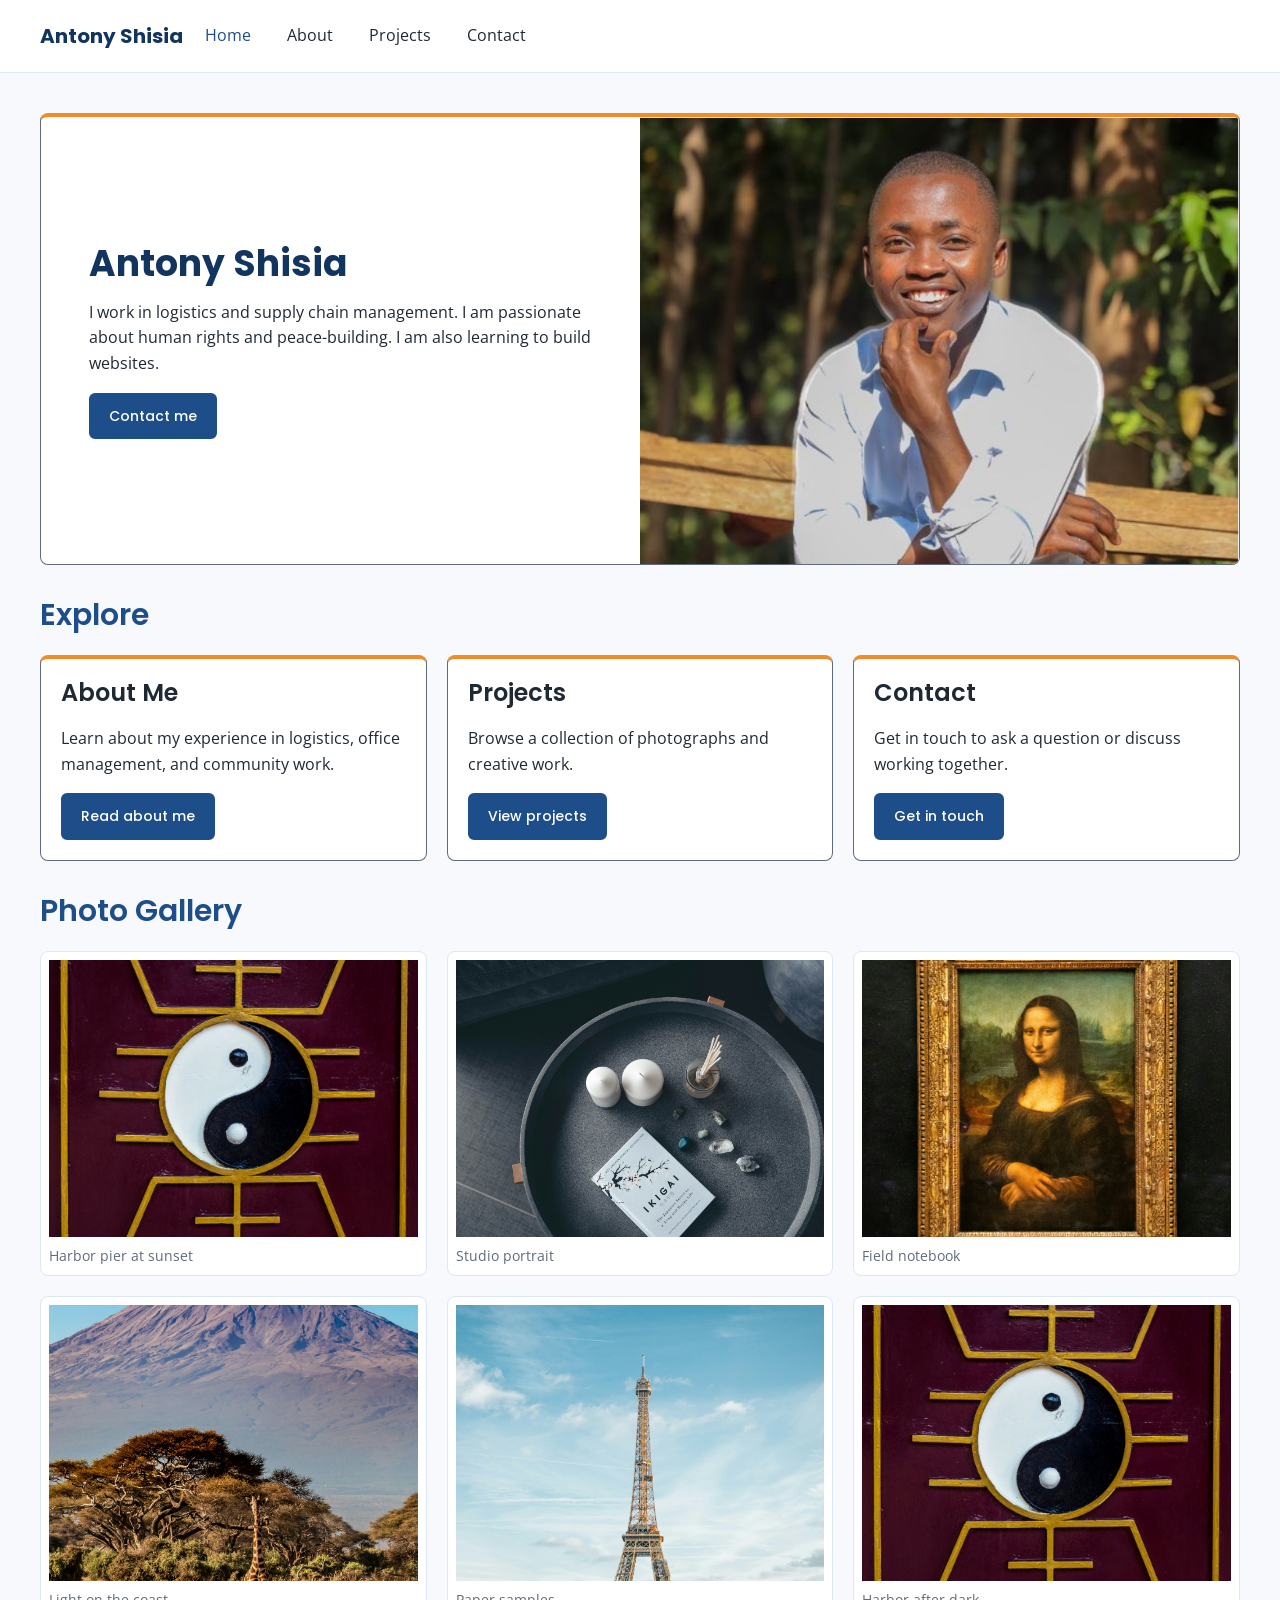
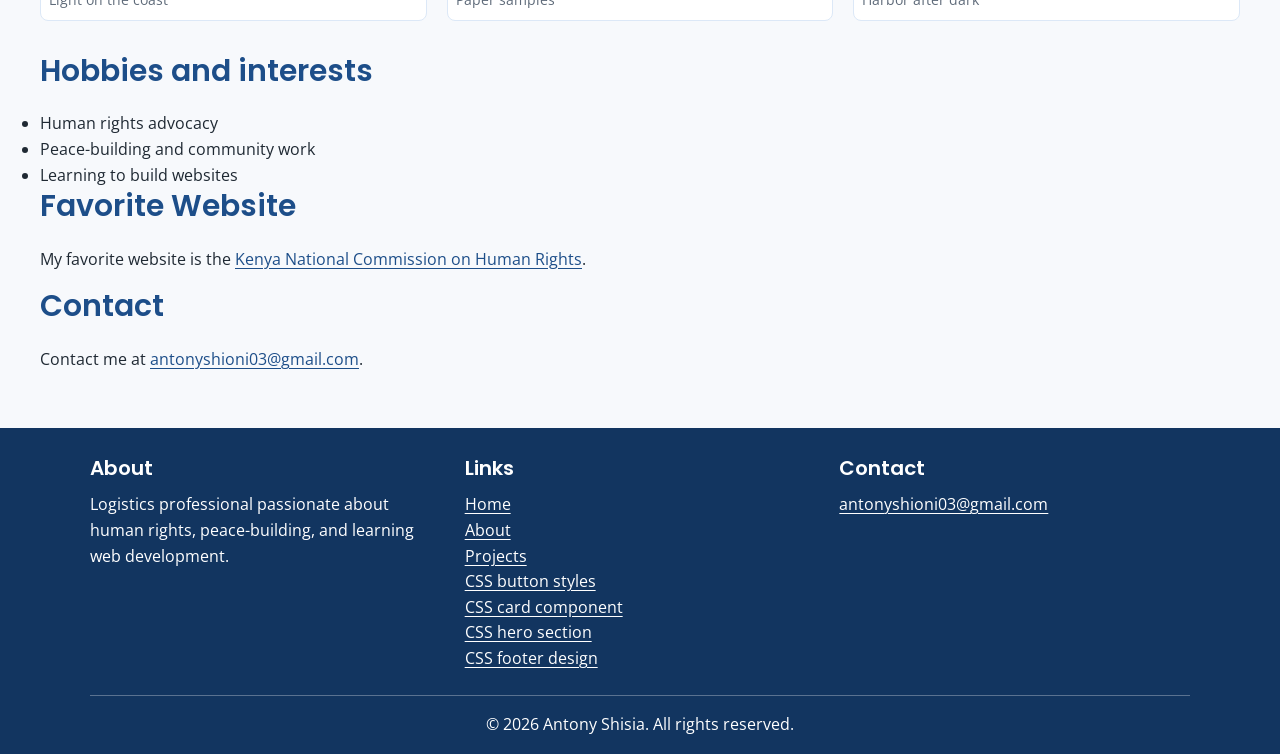
<file: index.html>
<!DOCTYPE html>
<html lang="en">
<head>
    <meta charset="UTF-8">
    <meta name="viewport" content="width=device-width, initial-scale=1.0">
    <title>Antony Shisia | Portfolio</title>
    <link rel="stylesheet" href="styles.css">
</head>
<body>
    <header class="site-header">
        <div class="nav-container">
            <a class="logo" href="index.html">Antony Shisia</a>
            <input class="nav-toggle" type="checkbox" id="nav-toggle" aria-label="Toggle navigation menu" aria-controls="main-navigation">
            <label class="nav-toggle-label" for="nav-toggle" aria-hidden="true">
                <span></span><span></span><span></span>
            </label>
            <nav class="primary-nav" id="main-navigation" aria-label="Main navigation">
                <ul class="nav-links">
                    <li><a href="index.html" aria-current="page">Home</a></li>
                    <li><a href="about.html">About</a></li>
                    <li><a href="projects.html">Projects</a></li>
                    <li><a href="contact.html">Contact</a></li>
                </ul>
            </nav>
        </div>
    </header>
    <main class="page-container home-page">
        <article class="card home-hero">
            <img src="antony.png" alt="Photo of Antony Shisia" width="400">
            <div class="home-hero-content">
                <h1>Antony Shisia</h1>
                <p>
                    I work in logistics and supply chain management. I am passionate about human rights and peace-building. I am also learning to build websites.
                </p>
                <a class="card-button" href="contact.html">Contact me</a>
            </div>
        </article>

        <section class="card-section" aria-labelledby="explore-title">
            <h2 id="explore-title">Explore</h2>
            <div class="card-row">
                <article class="card">
                    <h3>About Me</h3>
                    <p>Learn about my experience in logistics, office management, and community work.</p>
                    <a class="card-button" href="about.html">Read about me</a>
                </article>
                <article class="card">
                    <h3>Projects</h3>
                    <p>Browse a collection of photographs and creative work.</p>
                    <a class="card-button" href="projects.html">View projects</a>
                </article>
                <article class="card">
                    <h3>Contact</h3>
                    <p>Get in touch to ask a question or discuss working together.</p>
                    <a class="card-button" href="contact.html">Get in touch</a>
                </article>
            </div>
        </section>

        <section class="gallery-section" aria-labelledby="gallery-title">
            <h2 id="gallery-title">Photo Gallery</h2>
            <ul class="photo-gallery">
                <li>
                    <figure>
                        <img src="images/alexanderschimmeck-unsplash.jpg" alt="Pier and blue water at sunset">
                        <figcaption>Harbor pier at sunset</figcaption>
                    </figure>
                </li>
                <li>
                    <figure>
                        <img src="images/pixie.jpg" alt="Portrait in warm studio light">
                        <figcaption>Studio portrait</figcaption>
                    </figure>
                </li>
                <li>
                    <figure>
                        <img src="images/jimmy%20unsplash.jpg" alt="Notebook and writing desk in natural light">
                        <figcaption>Field notebook</figcaption>
                    </figure>
                </li>
                <li>
                    <figure>
                        <img src="images/stephan-bechert%20unsplash.jpg" alt="Lighthouse above the coast at dusk">
                        <figcaption>Light on the coast</figcaption>
                    </figure>
                </li>
                <li>
                    <figure>
                        <img src="images/anthonydelanoix%20unsplash.jpg" alt="Paper and layered material samples">
                        <figcaption>Paper samples</figcaption>
                    </figure>
                </li>
                <li>
                    <figure>
                        <img src="images/alexanderschimmeck-unsplash.jpg" alt="Harbor seen at dusk">
                        <figcaption>Harbor after dark</figcaption>
                    </figure>
                </li>
            </ul>
        </section>

        <h2>Hobbies and interests</h2>
        <ul>
            <li>Human rights advocacy</li>
            <li>Peace-building and community work</li>
            <li>Learning to build websites</li>
        </ul>

        <h2>Favorite Website</h2>
        <p>
            My favorite website is the
            <a href="https://www.knchr.org/">Kenya National Commission on Human Rights</a>.
        </p>

        <h2>Contact</h2>
        <p>
            Contact me at
            <a href="mailto:antonyshioni03@gmail.com">antonyshioni03@gmail.com</a>.
        </p>
    </main>
    <footer class="site-footer">
        <div class="footer-columns">
            <section aria-labelledby="footer-about-title">
                <h2 id="footer-about-title">About</h2>
                <p>Logistics professional passionate about human rights, peace-building, and learning web development.</p>
            </section>
            <nav aria-labelledby="footer-links-title">
                <h2 id="footer-links-title">Links</h2>
                <ul>
                    <li><a href="index.html">Home</a></li>
                    <li><a href="about.html">About</a></li>
                    <li><a href="projects.html">Projects</a></li>
                    <li><a href="css-day-1-buttons.html">CSS button styles</a></li>
                    <li><a href="css-day-2-card.html">CSS card component</a></li>
                    <li><a href="css-day-3-hero.html">CSS hero section</a></li>
                    <li><a href="css-day-5-footer.html">CSS footer design</a></li>
                </ul>
            </nav>
            <section aria-labelledby="footer-contact-title">
                <h2 id="footer-contact-title">Contact</h2>
                <p><a href="mailto:antonyshioni03@gmail.com">antonyshioni03@gmail.com</a></p>
            </section>
        </div>
        <p class="copyright">&copy; 2026 Antony Shisia. All rights reserved.</p>
    </footer>
</body>
</html>
</file>
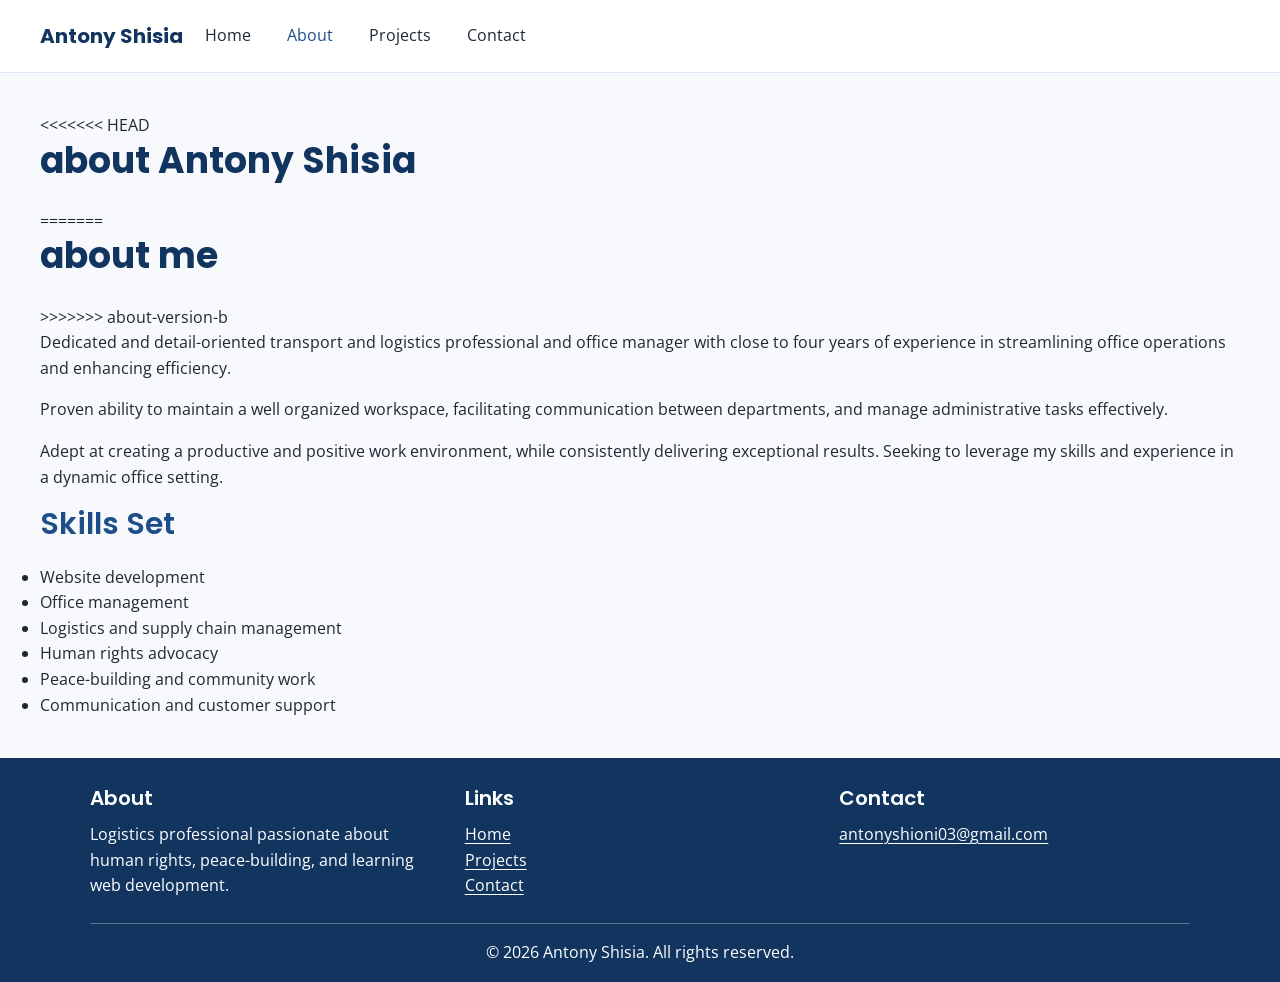
<file: about.html>
<!DOCTYPE html>
<html lang="en">
<head>
    <meta charset="UTF-8">
    <meta name="viewport" content="width=device-width, initial-scale=1.0">
    <title>Antony Shisia - Profile</title>
    <link rel="stylesheet" href="styles.css">
</head>
<body>
    <header class="site-header">
        <div class="nav-container">
            <a class="logo" href="index.html">Antony Shisia</a>
            <input class="nav-toggle" type="checkbox" id="nav-toggle" aria-label="Toggle navigation menu" aria-controls="main-navigation">
            <label class="nav-toggle-label" for="nav-toggle" aria-hidden="true">
                <span></span><span></span><span></span>
            </label>
            <nav class="primary-nav" id="main-navigation" aria-label="Main navigation">
                <ul class="nav-links">
                    <li><a href="index.html">Home</a></li>
                    <li><a href="about.html" aria-current="page">About</a></li>
                    <li><a href="projects.html">Projects</a></li>
                    <li><a href="contact.html">Contact</a></li>
                </ul>
            </nav>
        </div>
    </header>
    <main class="page-container">
<<<<<<< HEAD
        <h1>about Antony Shisia </h1>
=======
        <h1>about me</h1>
>>>>>>> about-version-b
        
<p>Dedicated and detail-oriented transport and logistics professional and office manager with close to four years of experience in streamlining office operations and enhancing efficiency.</p>
<p> Proven ability to maintain a well organized workspace, facilitating communication between departments, and manage administrative tasks effectively.</p>
<p>Adept at creating a productive and positive work environment, while consistently delivering exceptional results. Seeking to leverage my skills and experience in a dynamic office setting.</p>

        <h2>Skills Set</h2>
        <ul>
            <li>Website development</li>
            <li>Office management</li>
            <li>Logistics and supply chain management</li>
            <li>Human rights advocacy</li>
            <li>Peace-building and community work</li>
            <li>Communication and customer support</li>
        </ul>
    </main>
    <footer class="site-footer">
        <div class="footer-columns">
            <section aria-labelledby="footer-about-title">
                <h2 id="footer-about-title">About</h2>
                <p>Logistics professional passionate about human rights, peace-building, and learning web development.</p>
            </section>
            <nav aria-labelledby="footer-links-title">
                <h2 id="footer-links-title">Links</h2>
                <ul>
                    <li><a href="index.html">Home</a></li>
                    <li><a href="projects.html">Projects</a></li>
                    <li><a href="contact.html">Contact</a></li>
                </ul>
            </nav>
            <section aria-labelledby="footer-contact-title">
                <h2 id="footer-contact-title">Contact</h2>
                <p><a href="mailto:antonyshioni03@gmail.com">antonyshioni03@gmail.com</a></p>
            </section>
        </div>
        <p class="copyright">&copy; 2026 Antony Shisia. All rights reserved.</p>
    </footer>
</body>
</html>
</file>
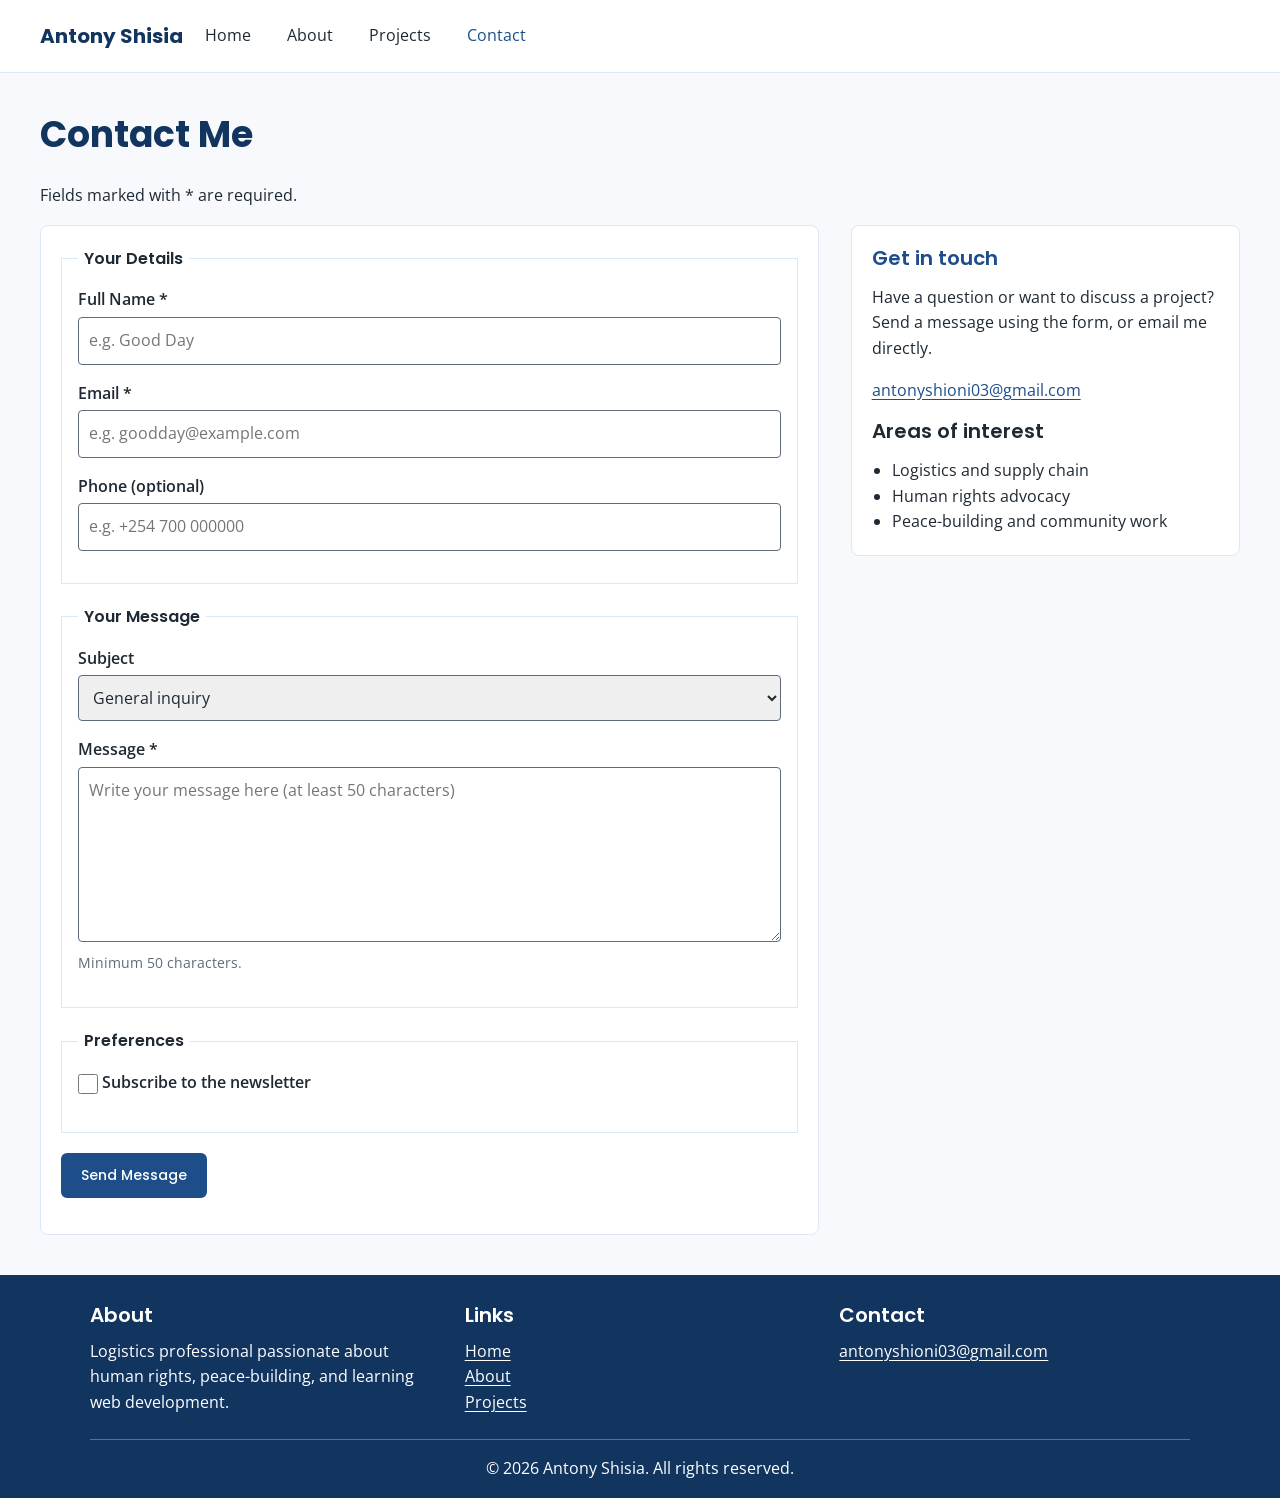
<file: contact.html>
<!DOCTYPE html>
<html lang="en">
<head>
    <meta charset="UTF-8">
    <meta name="viewport" content="width=device-width, initial-scale=1.0">
    <title>Contact Me</title>
    <link rel="stylesheet" href="styles.css">
</head>
<body>
    <header class="site-header">
        <div class="nav-container">
            <a class="logo" href="index.html">Antony Shisia</a>
            <input class="nav-toggle" type="checkbox" id="nav-toggle" aria-label="Toggle navigation menu" aria-controls="main-navigation">
            <label class="nav-toggle-label" for="nav-toggle" aria-hidden="true">
                <span></span><span></span><span></span>
            </label>
            <nav class="primary-nav" id="main-navigation" aria-label="Main navigation">
                <ul class="nav-links">
                    <li><a href="index.html">Home</a></li>
                    <li><a href="about.html">About</a></li>
                    <li><a href="projects.html">Projects</a></li>
                    <li><a href="contact.html" aria-current="page">Contact</a></li>
                </ul>
            </nav>
        </div>
    </header>
    <main class="page-container">
        <h1>Contact Me</h1>
        <p>Fields marked with <span aria-hidden="true">*</span> are required.</p>

        <div class="contact-layout">
            <section class="contact-form-panel" aria-label="Contact form">
                <!-- Replace YOUR_FORM_ID with the ID from your Formspree form endpoint -->
                <form action="https://formspree.io/f/YOUR_FORM_ID" method="POST">
                    <fieldset>
                        <legend>Your Details</legend>
                        <p>
                            <label for="full-name">Full Name <span aria-hidden="true">*</span></label><br>
                            <input
                                type="text"
                                id="full-name"
                                name="full_name"
                                placeholder="e.g. Good Day"
                                autocomplete="name"
                                required>
                        </p>
                        <p>
                            <label for="email">Email <span aria-hidden="true">*</span></label><br>
                            <input
                                type="email"
                                id="email"
                                name="email"
                                placeholder="e.g. goodday@example.com"
                                autocomplete="email"
                                required>
                        </p>
                        <p>
                            <label for="phone">Phone (optional)</label><br>
                            <input
                                type="tel"
                                id="phone"
                                name="phone"
                                placeholder="e.g. +254 700 000000"
                                autocomplete="tel">
                        </p>
                    </fieldset>

                    <fieldset>
                        <legend>Your Message</legend>
                        <p>
                            <label for="subject">Subject</label><br>
                            <select id="subject" name="subject">
                                <option value="general">General inquiry</option>
                                <option value="support">Support</option>
                                <option value="feedback">Feedback</option>
                            </select>
                        </p>
                        <p>
                            <label for="message">Message <span aria-hidden="true">*</span></label><br>
                            <textarea
                                id="message"
                                name="message"
                                rows="6"
                                cols="40"
                                minlength="50"
                                placeholder="Write your message here (at least 50 characters)"
                                aria-describedby="message-hint"
                                required></textarea>
                            <br>
                            <small id="message-hint">Minimum 50 characters.</small>
                        </p>
                    </fieldset>

                    <fieldset>
                        <legend>Preferences</legend>
                        <p>
                            <input type="checkbox" id="newsletter" name="newsletter" value="yes">
                            <label for="newsletter">Subscribe to the newsletter</label>
                        </p>
                    </fieldset>

                    <p>
                        <button type="submit">Send Message</button>
                    </p>
                </form>
            </section>
            <aside class="contact-sidebar">
                <h2>Get in touch</h2>
                <p>Have a question or want to discuss a project? Send a message using the form, or email me directly.</p>
                <p><a href="mailto:antonyshioni03@gmail.com">antonyshioni03@gmail.com</a></p>
                <h3>Areas of interest</h3>
                <ul>
                    <li>Logistics and supply chain</li>
                    <li>Human rights advocacy</li>
                    <li>Peace-building and community work</li>
                </ul>
            </aside>
        </div>
    </main>
    <footer class="site-footer">
        <div class="footer-columns">
            <section aria-labelledby="footer-about-title">
                <h2 id="footer-about-title">About</h2>
                <p>Logistics professional passionate about human rights, peace-building, and learning web development.</p>
            </section>
            <nav aria-labelledby="footer-links-title">
                <h2 id="footer-links-title">Links</h2>
                <ul>
                    <li><a href="index.html">Home</a></li>
                    <li><a href="about.html">About</a></li>
                    <li><a href="projects.html">Projects</a></li>
                </ul>
            </nav>
            <section aria-labelledby="footer-contact-title">
                <h2 id="footer-contact-title">Contact</h2>
                <p><a href="mailto:antonyshioni03@gmail.com">antonyshioni03@gmail.com</a></p>
            </section>
        </div>
        <p class="copyright">&copy; 2026 Antony Shisia. All rights reserved.</p>
    </footer>
</body>
</html>
</file>
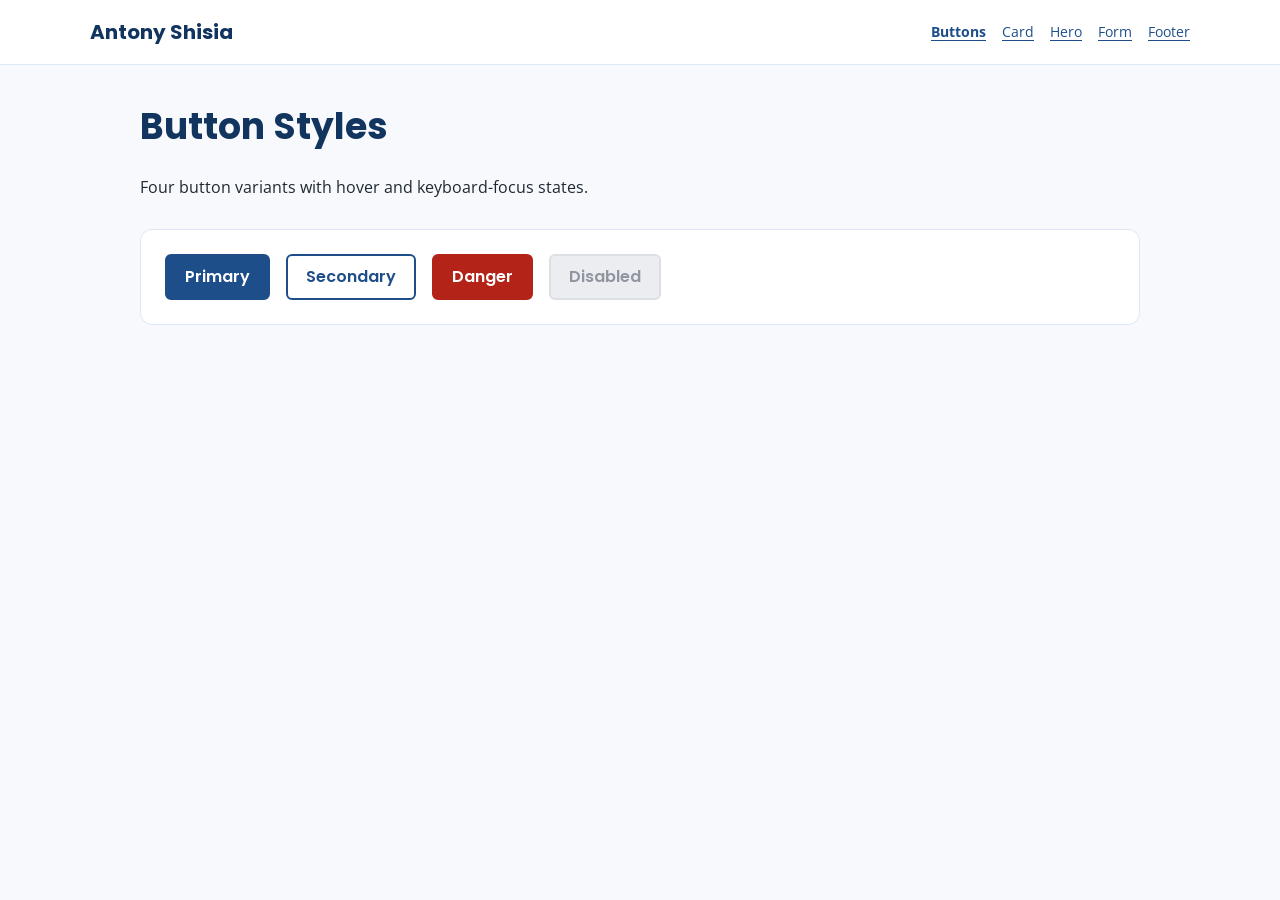
<file: css-day-1-buttons.html>
<!DOCTYPE html>
<html lang="en">
<head>
    <meta charset="UTF-8">
    <meta name="viewport" content="width=device-width, initial-scale=1">
    <title>CSS Day 1: Button Styles</title>
    <link rel="stylesheet" href="styles.css">
</head>
<body class="challenge-page">
    <header class="challenge-header">
        <a href="index.html">Antony Shisia</a>
        <nav aria-label="CSS challenge pages">
            <a href="css-day-1-buttons.html" aria-current="page">Buttons</a>
            <a href="css-day-2-card.html">Card</a>
            <a href="css-day-3-hero.html">Hero</a>
            <a href="contact.html">Form</a>
            <a href="css-day-5-footer.html">Footer</a>
        </nav>
    </header>
    <main class="challenge-main">
        <h1>Button Styles</h1>
        <p>Four button variants with hover and keyboard-focus states.</p>
        <section class="button-showcase" aria-label="Button examples">
            <button class="demo-button demo-button-primary" type="button">Primary</button>
            <button class="demo-button demo-button-secondary" type="button">Secondary</button>
            <button class="demo-button demo-button-danger" type="button">Danger</button>
            <button class="demo-button demo-button-disabled" type="button" disabled>Disabled</button>
        </section>
    </main>
</body>
</html>
</file>
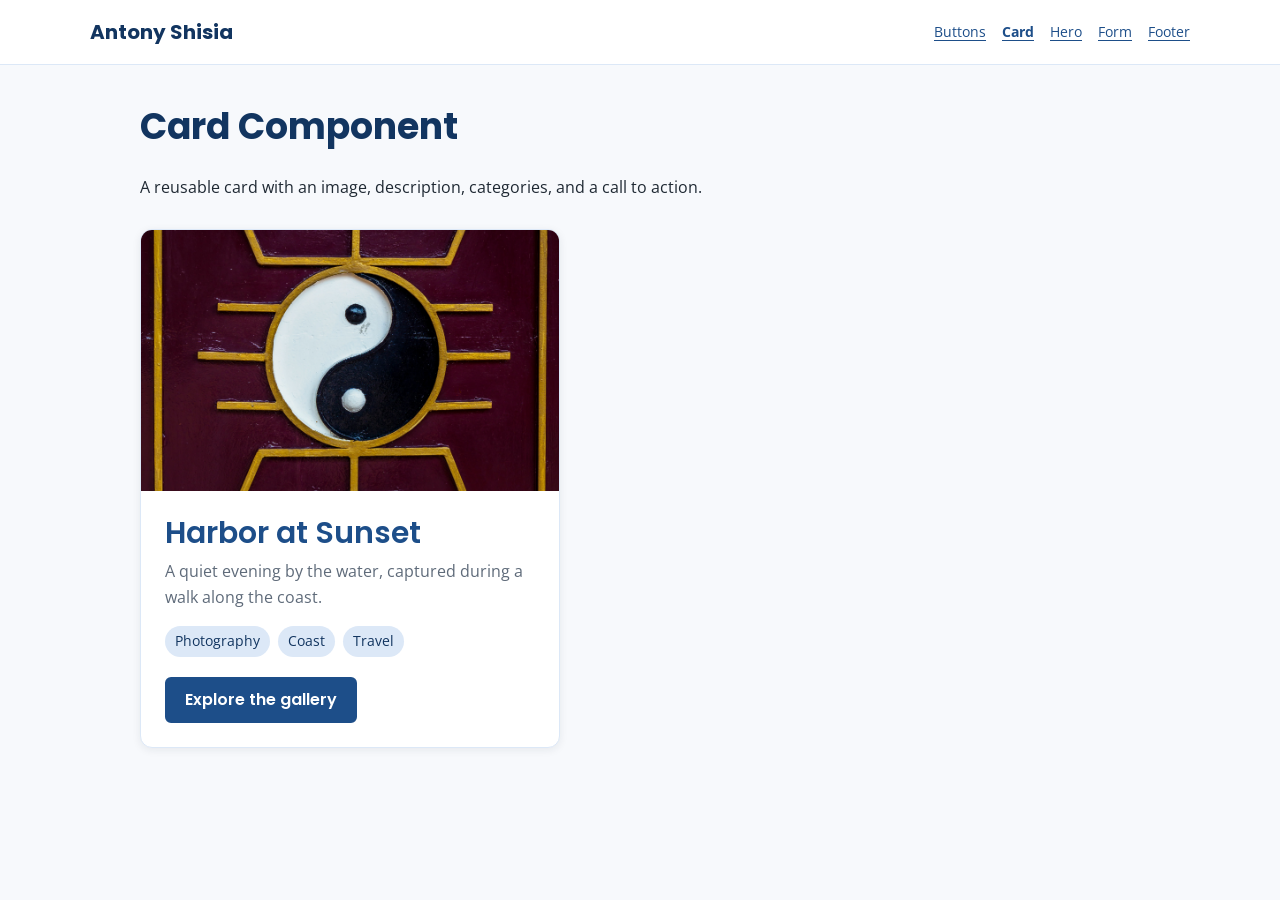
<file: css-day-2-card.html>
<!DOCTYPE html>
<html lang="en">
<head>
    <meta charset="UTF-8">
    <meta name="viewport" content="width=device-width, initial-scale=1">
    <title>CSS Day 2: Card Component</title>
    <link rel="stylesheet" href="styles.css">
</head>
<body class="challenge-page">
    <header class="challenge-header">
        <a href="index.html">Antony Shisia</a>
        <nav aria-label="CSS challenge pages">
            <a href="css-day-1-buttons.html">Buttons</a>
            <a href="css-day-2-card.html" aria-current="page">Card</a>
            <a href="css-day-3-hero.html">Hero</a>
            <a href="contact.html">Form</a>
            <a href="css-day-5-footer.html">Footer</a>
        </nav>
    </header>
    <main class="challenge-main">
        <h1>Card Component</h1>
        <p>A reusable card with an image, description, categories, and a call to action.</p>
        <article class="demo-card">
            <img src="images/alexanderschimmeck-unsplash.jpg" alt="Pier and blue water at sunset">
            <div class="demo-card-content">
                <h2>Harbor at Sunset</h2>
                <p>A quiet evening by the water, captured during a walk along the coast.</p>
                <ul class="demo-card-tags" aria-label="Categories">
                    <li>Photography</li>
                    <li>Coast</li>
                    <li>Travel</li>
                </ul>
                <a class="demo-button demo-button-primary" href="day-4-gallery.html">Explore the gallery</a>
            </div>
        </article>
    </main>
</body>
</html>
</file>
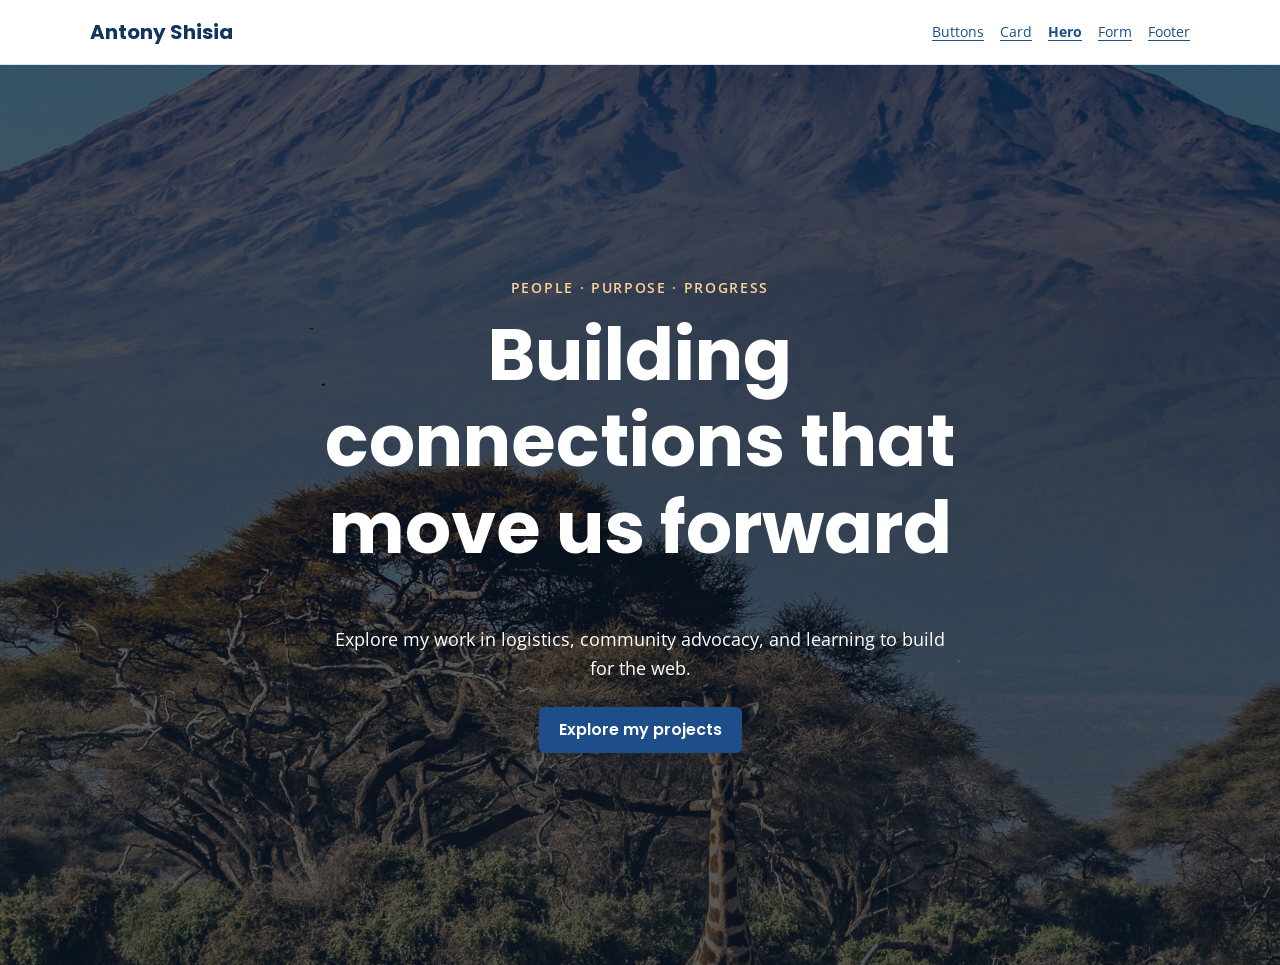
<file: css-day-3-hero.html>
<!DOCTYPE html>
<html lang="en">
<head>
    <meta charset="UTF-8">
    <meta name="viewport" content="width=device-width, initial-scale=1">
    <title>CSS Day 3: Hero Section</title>
    <link rel="stylesheet" href="styles.css">
</head>
<body class="challenge-page hero-demo-page">
    <header class="challenge-header">
        <a href="index.html">Antony Shisia</a>
        <nav aria-label="CSS challenge pages">
            <a href="css-day-1-buttons.html">Buttons</a>
            <a href="css-day-2-card.html">Card</a>
            <a href="css-day-3-hero.html" aria-current="page">Hero</a>
            <a href="contact.html">Form</a>
            <a href="css-day-5-footer.html">Footer</a>
        </nav>
    </header>
    <main class="hero-demo">
        <div class="hero-demo-content">
            <p class="hero-demo-kicker">People · Purpose · Progress</p>
            <h1>Building connections that move us forward</h1>
            <p>Explore my work in logistics, community advocacy, and learning to build for the web.</p>
            <a class="demo-button demo-button-primary" href="projects.html">Explore my projects</a>
        </div>
    </main>
</body>
</html>
</file>
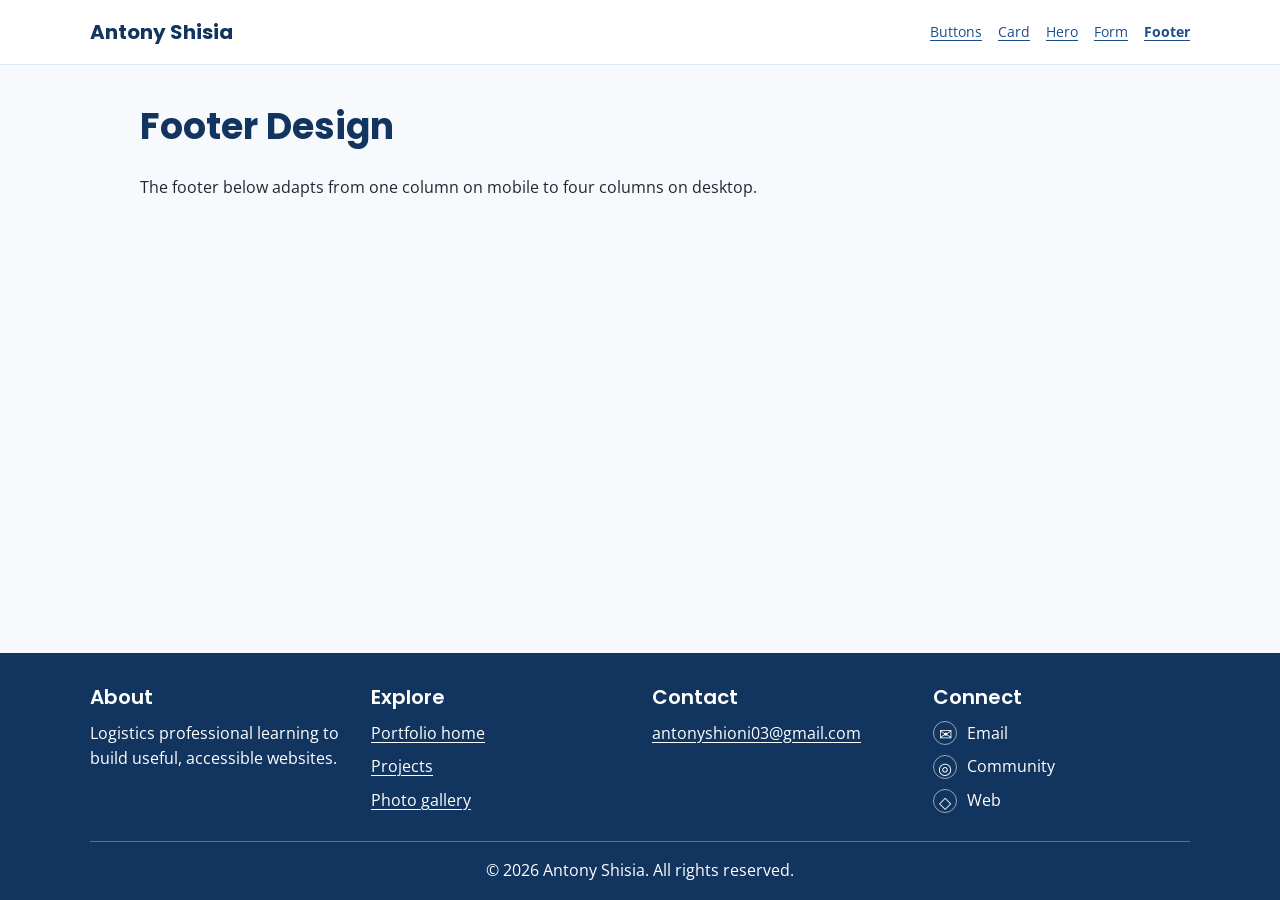
<file: css-day-5-footer.html>
<!DOCTYPE html>
<html lang="en">
<head>
    <meta charset="UTF-8">
    <meta name="viewport" content="width=device-width, initial-scale=1">
    <title>CSS Day 5: Footer Design</title>
    <link rel="stylesheet" href="styles.css">
</head>
<body class="challenge-page footer-demo-page">
    <header class="challenge-header">
        <a href="index.html">Antony Shisia</a>
        <nav aria-label="CSS challenge pages">
            <a href="css-day-1-buttons.html">Buttons</a>
            <a href="css-day-2-card.html">Card</a>
            <a href="css-day-3-hero.html">Hero</a>
            <a href="contact.html">Form</a>
            <a href="css-day-5-footer.html" aria-current="page">Footer</a>
        </nav>
    </header>
    <main class="challenge-main">
        <h1>Footer Design</h1>
        <p>The footer below adapts from one column on mobile to four columns on desktop.</p>
    </main>
    <footer class="challenge-footer">
        <div class="challenge-footer-columns">
            <section aria-labelledby="demo-footer-about">
                <h2 id="demo-footer-about">About</h2>
                <p>Logistics professional learning to build useful, accessible websites.</p>
            </section>
            <nav aria-labelledby="demo-footer-links">
                <h2 id="demo-footer-links">Explore</h2>
                <ul>
                    <li><a href="index.html">Portfolio home</a></li>
                    <li><a href="projects.html">Projects</a></li>
                    <li><a href="day-4-gallery.html">Photo gallery</a></li>
                </ul>
            </nav>
            <section aria-labelledby="demo-footer-contact">
                <h2 id="demo-footer-contact">Contact</h2>
                <p><a href="mailto:antonyshioni03@gmail.com">antonyshioni03@gmail.com</a></p>
            </section>
            <section aria-labelledby="demo-footer-social">
                <h2 id="demo-footer-social">Connect</h2>
                <ul class="footer-social-list">
                    <li><span aria-hidden="true">✉</span> Email</li>
                    <li><span aria-hidden="true">◎</span> Community</li>
                    <li><span aria-hidden="true">◇</span> Web</li>
                </ul>
            </section>
        </div>
        <p class="challenge-copyright">&copy; 2026 Antony Shisia. All rights reserved.</p>
    </footer>
</body>
</html>
</file>
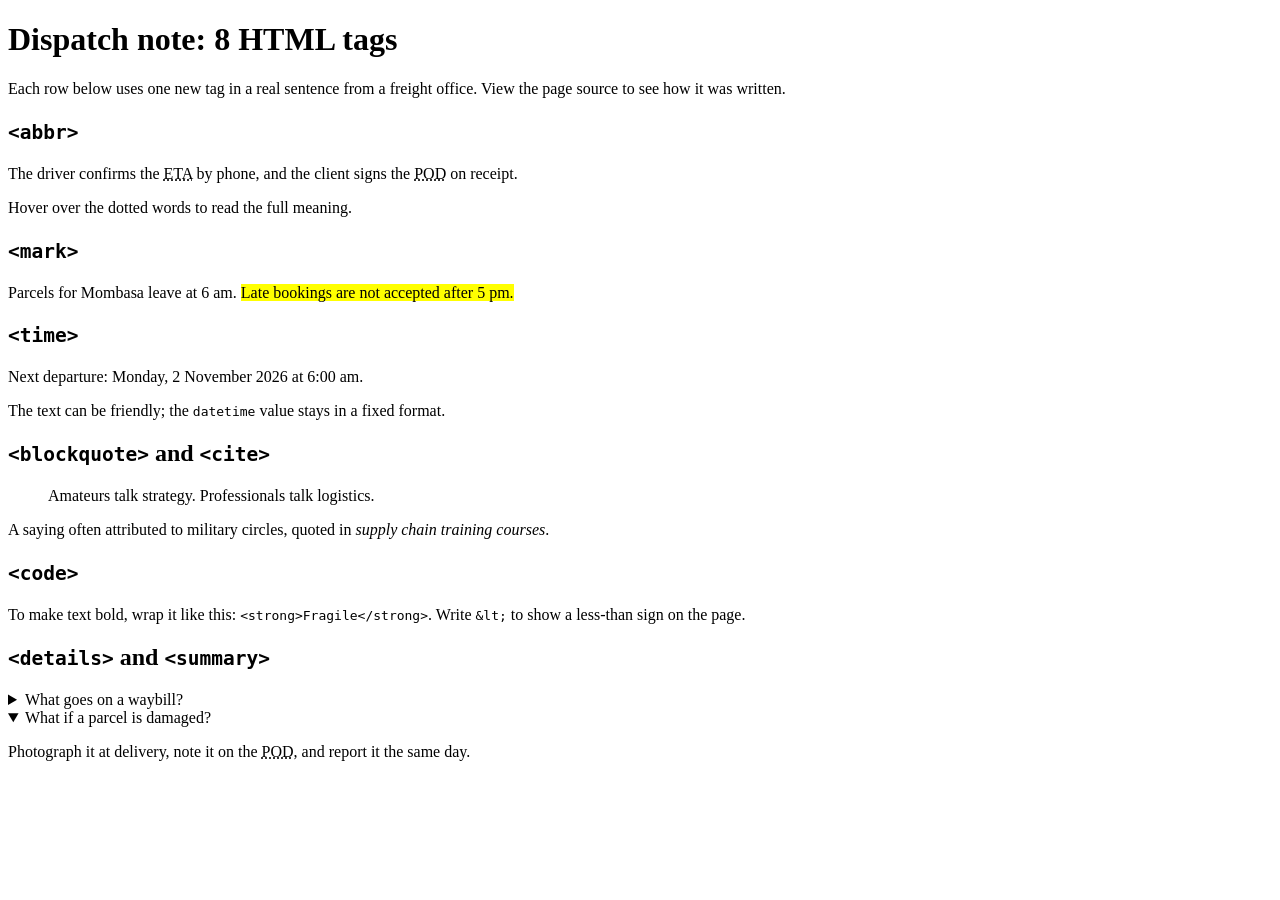
<file: day-1-five-tags.html>
<!DOCTYPE html>
<html lang="en">
<head>
  <meta charset="UTF-8">
  <meta name="viewport" content="width=device-width, initial-scale=1">
  <title>Dispatch note: 8 HTML tags</title>
</head>
<body>
<main>
  <h1>Dispatch note: 8 HTML tags</h1>
  <p>Each row below uses one new tag in a real sentence from a freight office. View the page source to see how it was written.</p>

  <!-- <abbr>: marks an abbreviation. Hover to see the title text. -->
  <section>
    <h2><code>&lt;abbr&gt;</code></h2>
    <div>
      <p>The driver confirms the <abbr title="Estimated Time of Arrival">ETA</abbr> by phone, and the client signs the <abbr title="Proof of Delivery">POD</abbr> on receipt.</p>
      <p>Hover over the dotted words to read the full meaning.</p>
    </div>
  </section>

  <!-- <mark>: highlights text that matters right now. -->
  <section>
    <h2><code>&lt;mark&gt;</code></h2>
    <div>
      <p>Parcels for Mombasa leave at 6 am. <mark>Late bookings are not accepted after 5 pm.</mark></p>
    </div>
  </section>

  <!-- <time>: a date or time a computer can read, through the datetime attribute. -->
  <section>
    <h2><code>&lt;time&gt;</code></h2>
    <div>
      <p>Next departure: <time datetime="2026-11-02T06:00">Monday, 2 November 2026 at 6:00 am</time>.</p>
      <p>The text can be friendly; the <code>datetime</code> value stays in a fixed format.</p>
    </div>
  </section>

  <!-- <blockquote> holds a long quotation. <cite> names the work or person it came from. -->
  <section>
    <h2><code>&lt;blockquote&gt;</code> and <code>&lt;cite&gt;</code></h2>
    <div>
      <blockquote>
        <p>Amateurs talk strategy. Professionals talk logistics.</p>
      </blockquote>
      <p>A saying often attributed to military circles, quoted in <cite>supply chain training courses</cite>.</p>
    </div>
  </section>

  <!-- <code>: shows computer code inside a sentence. -->
  <section>
    <h2><code>&lt;code&gt;</code></h2>
    <div>
      <p>To make text bold, wrap it like this: <code>&lt;strong&gt;Fragile&lt;/strong&gt;</code>. Write <code>&amp;lt;</code> to show a less-than sign on the page.</p>
    </div>
  </section>

  <!-- <details> and <summary>: a box that opens and closes with no JavaScript. -->
  <section>
    <h2><code>&lt;details&gt;</code> and <code>&lt;summary&gt;</code></h2>
    <div>
      <details>
        <summary>What goes on a waybill?</summary>
        <p>Sender, receiver, item description, weight, and the delivery address.</p>
      </details>
      <details open>
        <summary>What if a parcel is damaged?</summary>
        <p>Photograph it at delivery, note it on the <abbr title="Proof of Delivery">POD</abbr>, and report it the same day.</p>
      </details>
    </div>
  </section>
</main>
</body>
</html>
</file>
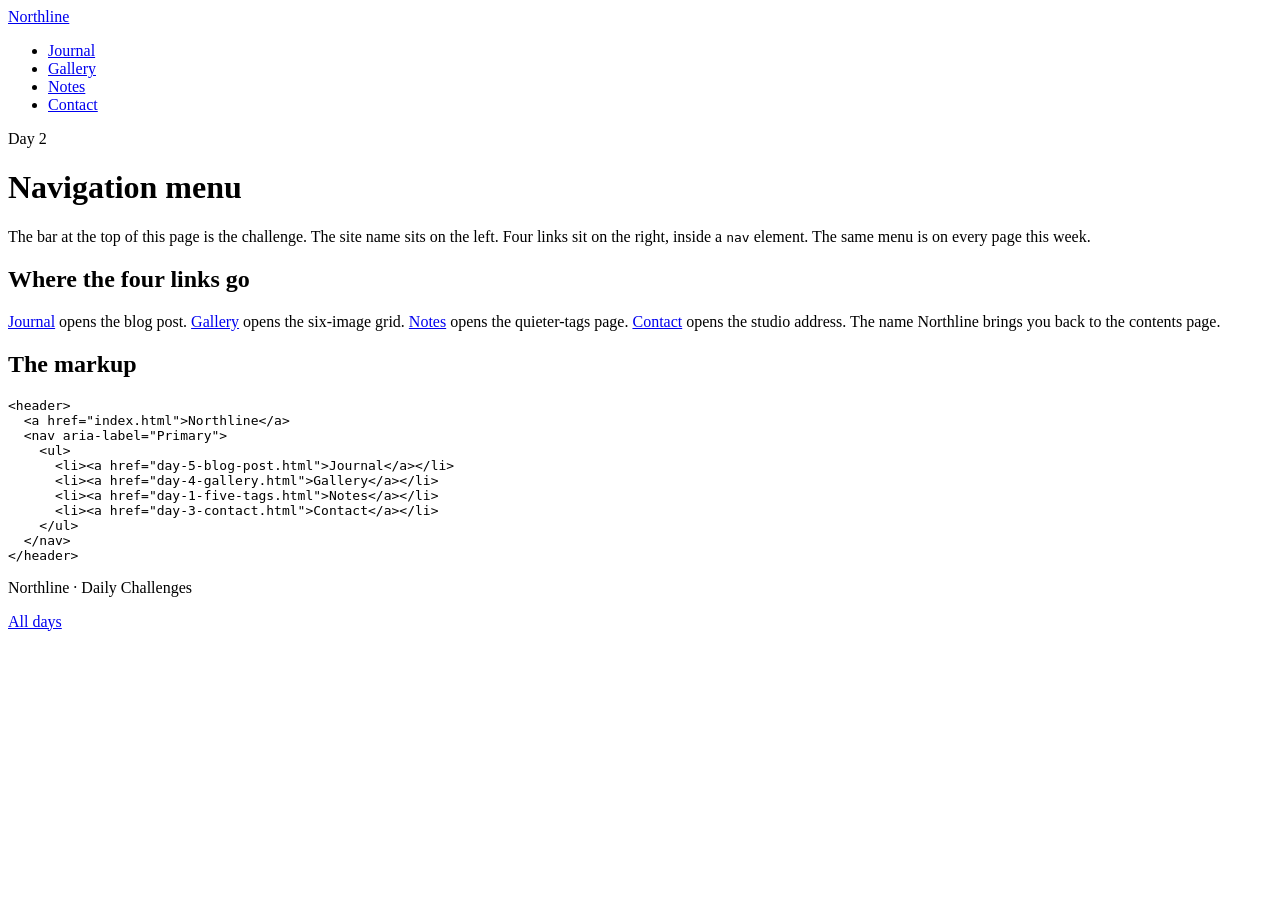
<file: day-2-navigation.html>
<!DOCTYPE html>
<html lang="en">
<head>
  <meta charset="utf-8">
  <meta name="viewport" content="width=device-width, initial-scale=1">
  <title>The Ikigai Philosophy · Northline</title>
</head>
<body>
  <header>
    <a href="index.html">Northline</a>
    <nav aria-label="Primary">
      <ul>
        <li><a href="day-5-blog-post.html">Journal</a></li>
        <li><a href="day-4-gallery.html">Gallery</a></li>
        <li><a href="day-1-five-tags.html">Notes</a></li>
        <li><a href="day-3-contact.html">Contact</a></li>
      </ul>
    </nav>
  </header>

  <main>
    <p>Day 2</p>
    <h1>Navigation menu</h1>
    <p>The bar at the top of this page is the challenge. The site name sits on the left. Four links sit on the right, inside a <code>nav</code> element. The same menu is on every page this week.</p>

    <h2>Where the four links go</h2>
    <p><a href="day-5-blog-post.html">Journal</a> opens the blog post. <a href="day-4-gallery.html">Gallery</a> opens the six-image grid. <a href="day-1-five-tags.html">Notes</a> opens the quieter-tags page. <a href="day-3-contact.html">Contact</a> opens the studio address. The name Northline brings you back to the contents page.</p>

    <h2>The markup</h2>
    <pre><code>&lt;header&gt;
  &lt;a href="index.html"&gt;Northline&lt;/a&gt;
  &lt;nav aria-label="Primary"&gt;
    &lt;ul&gt;
      &lt;li&gt;&lt;a href="day-5-blog-post.html"&gt;Journal&lt;/a&gt;&lt;/li&gt;
      &lt;li&gt;&lt;a href="day-4-gallery.html"&gt;Gallery&lt;/a&gt;&lt;/li&gt;
      &lt;li&gt;&lt;a href="day-1-five-tags.html"&gt;Notes&lt;/a&gt;&lt;/li&gt;
      &lt;li&gt;&lt;a href="day-3-contact.html"&gt;Contact&lt;/a&gt;&lt;/li&gt;
    &lt;/ul&gt;
  &lt;/nav&gt;
&lt;/header&gt;</code></pre>
  </main>

  <footer>
    <p>Northline · Daily Challenges</p>
    <p><a href="index.html">All days</a></p>
  </footer>
</body>
</html>
</file>
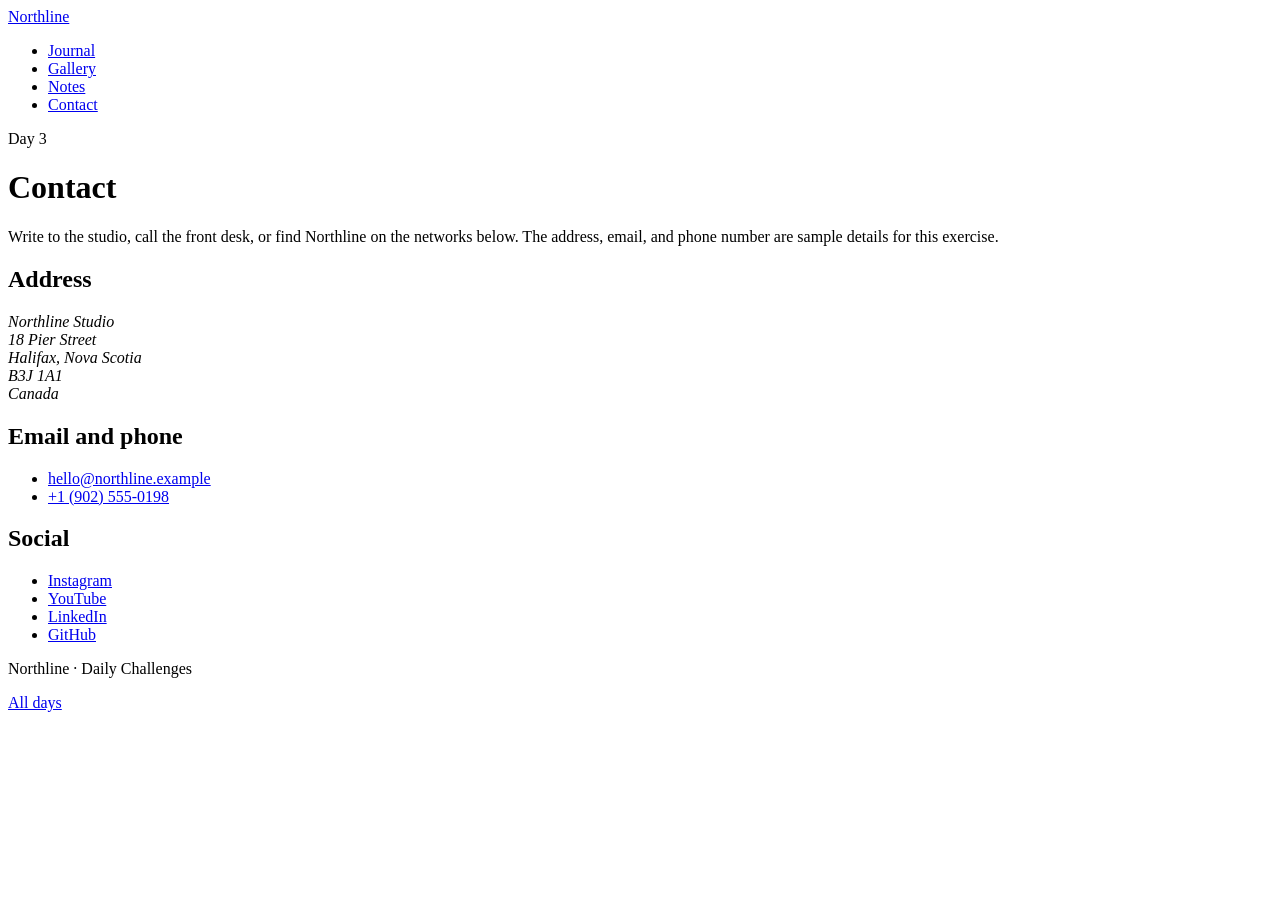
<file: day-3-contact.html>
<!DOCTYPE html>
<html lang="en">
<head>
  <meta charset="utf-8">
  <meta name="viewport" content="width=device-width, initial-scale=1">
  <title>Contact · Northline</title>
</head>
<body>
  <header>
    <div>
      <a href="index.html">
        Northline
      </a>
      <nav aria-label="Primary">
        <ul>
          <li><a href="day-5-blog-post.html">Journal</a></li>
          <li><a href="day-4-gallery.html">Gallery</a></li>
          <li><a href="day-1-five-tags.html">Notes</a></li>
          <li><a href="day-3-contact.html" aria-current="page">Contact</a></li>
        </ul>
      </nav>
    </div>
  </header>

  <main>
    <p>Day 3</p>
    <h1>Contact</h1>
    <p>Write to the studio, call the front desk, or find Northline on the networks below. The address, email, and phone number are sample details for this exercise.</p>

    <div>
      <section aria-labelledby="address-title">
        <h2 id="address-title">Address</h2>
        <address>
          Northline Studio<br>
          18 Pier Street<br>
          Halifax, Nova Scotia<br>
          B3J 1A1<br>
          Canada
        </address>
      </section>

      <section aria-labelledby="reach-title">
        <h2 id="reach-title">Email and phone</h2>
        <ul>
          <li><a href="mailto:hello@northline.example">hello@northline.example</a></li>
          <li><a href="tel:+19025550198">+1 (902) 555-0198</a></li>
        </ul>
      </section>

      <section aria-labelledby="social-title">
        <h2 id="social-title">Social</h2>
        <ul>
          <li><a href="https://example.com/northline/instagram">Instagram</a></li>
          <li><a href="https://example.com/northline/youtube">YouTube</a></li>
          <li><a href="https://example.com/northline/linkedin">LinkedIn</a></li>
          <li><a href="https://example.com/northline/github">GitHub</a></li>
        </ul>
      </section>
    </div>
  </main>

  <footer>
    <div>
      <p>Northline · Daily Challenges</p>
      <p><a href="index.html">All days</a></p>
    </div>
  </footer>
</body>
</html>
</file>
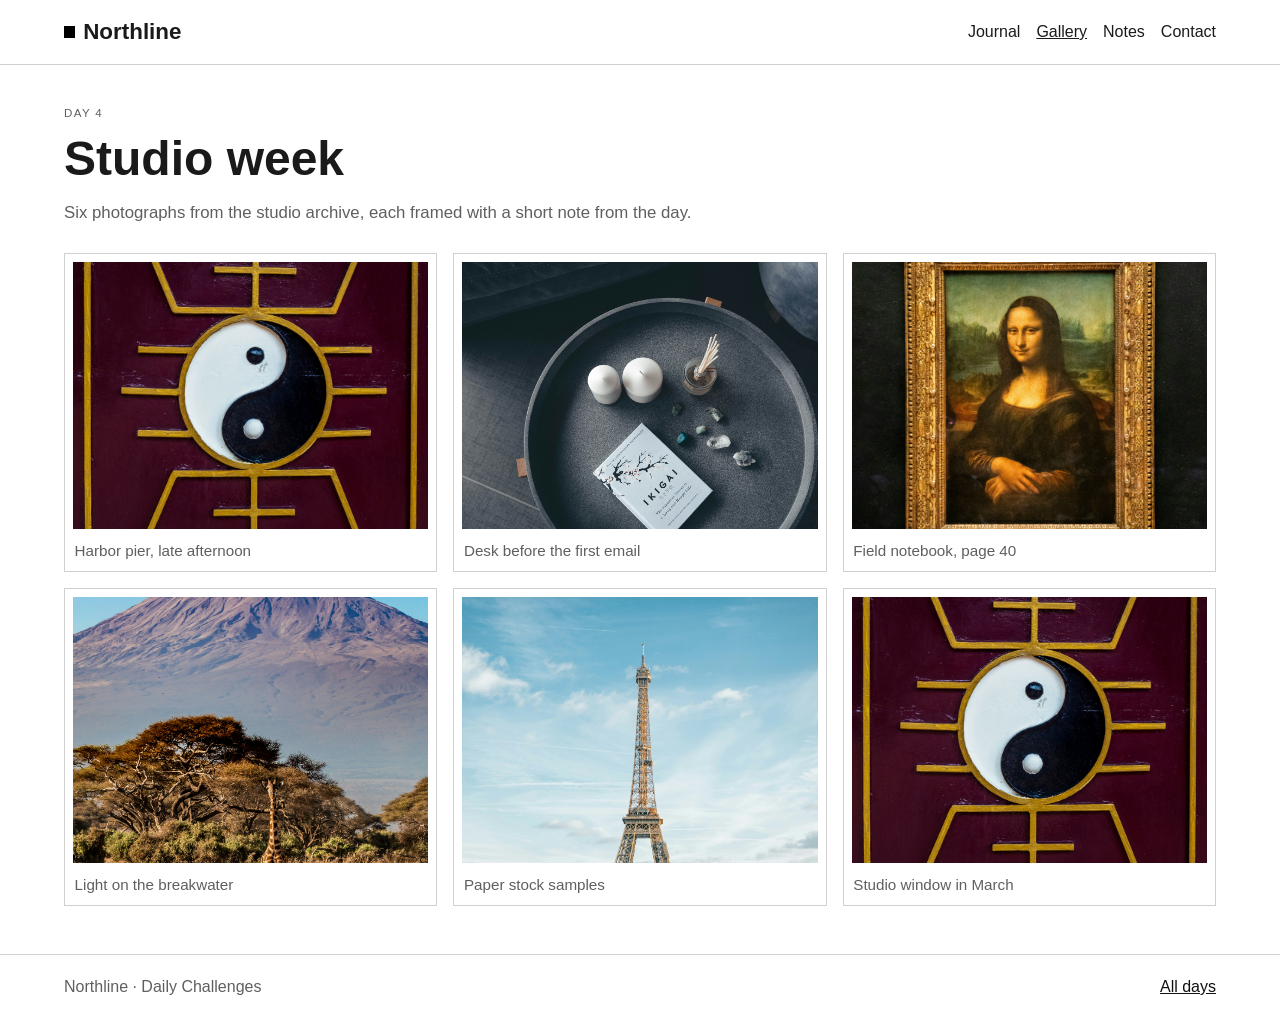
<file: day-4-gallery.html>
<!DOCTYPE html>
<html lang="en">
<head>
  <meta charset="utf-8">
  <meta name="viewport" content="width=device-width, initial-scale=1">
  <title>Photo Gallery · Northline</title>
  <style>
    *, *::before, *::after { box-sizing: border-box; }
    :root {
      --max: 72rem;
      --line: #d0d0d0;
      --text: #1a1a1a;
      --muted: #5f5f5f;
    }
    body {
      margin: 0;
      background: #fff;
      color: var(--text);
      font-family: Arial, Helvetica, sans-serif;
      font-size: 1rem;
      line-height: 1.5;
    }
    img { max-width: 100%; height: auto; }
    a { color: #111; }
    a:hover { color: #333; }
    .wrap { width: min(var(--max), calc(100% - 2rem)); margin-inline: auto; }
    .site-header {
      background: #fff;
      border-bottom: 1px solid var(--line);
    }
    .site-header .wrap {
      display: flex;
      align-items: center;
      justify-content: space-between;
      gap: 1rem;
      min-height: 4rem;
    }
    .logo {
      display: inline-flex;
      align-items: center;
      gap: 0.5rem;
      color: var(--text);
      text-decoration: none;
      font-size: 1.4rem;
      font-weight: 700;
    }
    .logo-mark { width: 0.7rem; height: 0.7rem; background: #000; flex: 0 0 auto; }
    .site-header nav ul {
      display: flex;
      align-items: center;
      justify-content: flex-end;
      flex-wrap: wrap;
      gap: 0.75rem 1rem;
      list-style: none;
      margin: 0;
      padding: 0;
    }
    .site-header nav a { color: var(--text); text-decoration: none; }
    .site-header nav a:hover, .site-header nav a[aria-current="page"] { text-decoration: underline; }
    main { padding: 2.5rem 0 3rem; }
    .kicker {
      margin: 0 0 0.5rem;
      color: var(--muted);
      font-size: 0.72rem;
      letter-spacing: 0.12em;
      text-transform: uppercase;
    }
    h1 {
      margin: 0 0 0.75rem;
      font-size: clamp(2rem, 4vw, 3rem);
      font-weight: 700;
      line-height: 1.2;
    }
    .lede { max-width: 42rem; margin-top: 0; color: var(--muted); font-size: 1.05rem; }
    .gallery {
      list-style: none;
      display: grid;
      grid-template-columns: repeat(3, 1fr);
      gap: 1rem;
      margin: 1.75rem 0 0;
      padding: 0;
    }
    .gallery figure {
      margin: 0;
      background: transparent;
      border: 1px solid var(--line);
      padding: 0.5rem;
    }
    .gallery img {
      display: block;
      width: 100%;
      aspect-ratio: 4 / 3;
      object-fit: cover;
      background: #f2f2f2;
    }
    figcaption {
      padding: 0.7rem 0.1rem 0;
      color: var(--muted);
      font-size: 0.95rem;
    }
    .site-footer {
      border-top: 1px solid var(--line);
      padding: 1.25rem 0 2rem;
      color: var(--muted);
    }
    .site-footer .wrap {
      display: flex;
      justify-content: space-between;
      gap: 1rem;
      flex-wrap: wrap;
    }
    .site-footer p { margin: 0; }
    @media (max-width: 800px) {
      .gallery { grid-template-columns: 1fr 1fr; }
    }
    @media (max-width: 640px) {
      main { padding-top: 2rem; }
      .site-header .wrap { flex-direction: column; align-items: flex-start; padding: 0.9rem 0; min-height: 0; }
      .gallery { grid-template-columns: 1fr; }
    }
  </style>
</head>
<body>
  <header class="site-header">
    <div class="wrap">
      <a class="logo" href="index.html">
        <span class="logo-mark" aria-hidden="true"></span>
        Northline
      </a>
      <nav aria-label="Primary">
        <ul>
          <li><a href="day-5-blog-post.html">Journal</a></li>
          <li><a href="day-4-gallery.html" aria-current="page">Gallery</a></li>
          <li><a href="day-1-five-tags.html">Notes</a></li>
          <li><a href="day-3-contact.html">Contact</a></li>
        </ul>
      </nav>
    </div>
  </header>

  <main class="wrap">
    <p class="kicker">Day 4</p>
    <h1>Studio week</h1>
    <p class="lede">Six photographs from the studio archive, each framed with a short note from the day.</p>

    <ul class="gallery">
      <li>
        <figure>
          <img src="images/alexanderschimmeck-unsplash.jpg" width="800" height="600" alt="Dark pier and blue water at sunset">
          <figcaption>Harbor pier, late afternoon</figcaption>
        </figure>
      </li>
      <li>
        <figure>
          <img src="images/pixie.jpg" width="800" height="600" alt="Close portrait with warm studio light">
          <figcaption>Desk before the first email</figcaption>
        </figure>
      </li>
      <li>
        <figure>
          <img src="images/jimmy%20unsplash.jpg" width="800" height="600" alt="Notebook and writing desk in natural light">
          <figcaption>Field notebook, page 40</figcaption>
        </figure>
      </li>
      <li>
        <figure>
          <img src="images/stephan-bechert%20unsplash.jpg" width="800" height="600" alt="Lighthouse and evening sky over the coast">
          <figcaption>Light on the breakwater</figcaption>
        </figure>
      </li>
      <li>
        <figure>
          <img src="images/anthonydelanoix%20unsplash.jpg" width="800" height="600" alt="Textured paper and layered material samples">
          <figcaption>Paper stock samples</figcaption>
        </figure>
      </li>
      <li>
        <figure>
          <img src="images/alexanderschimmeck-unsplash.jpg" width="800" height="600" alt="Another view of the harbor at dusk">
          <figcaption>Studio window in March</figcaption>
        </figure>
      </li>
    </ul>
  </main>

  <footer class="site-footer">
    <div class="wrap">
      <p>Northline · Daily Challenges</p>
      <p><a href="index.html">All days</a></p>
    </div>
  </footer>
</body>
</html>
</file>
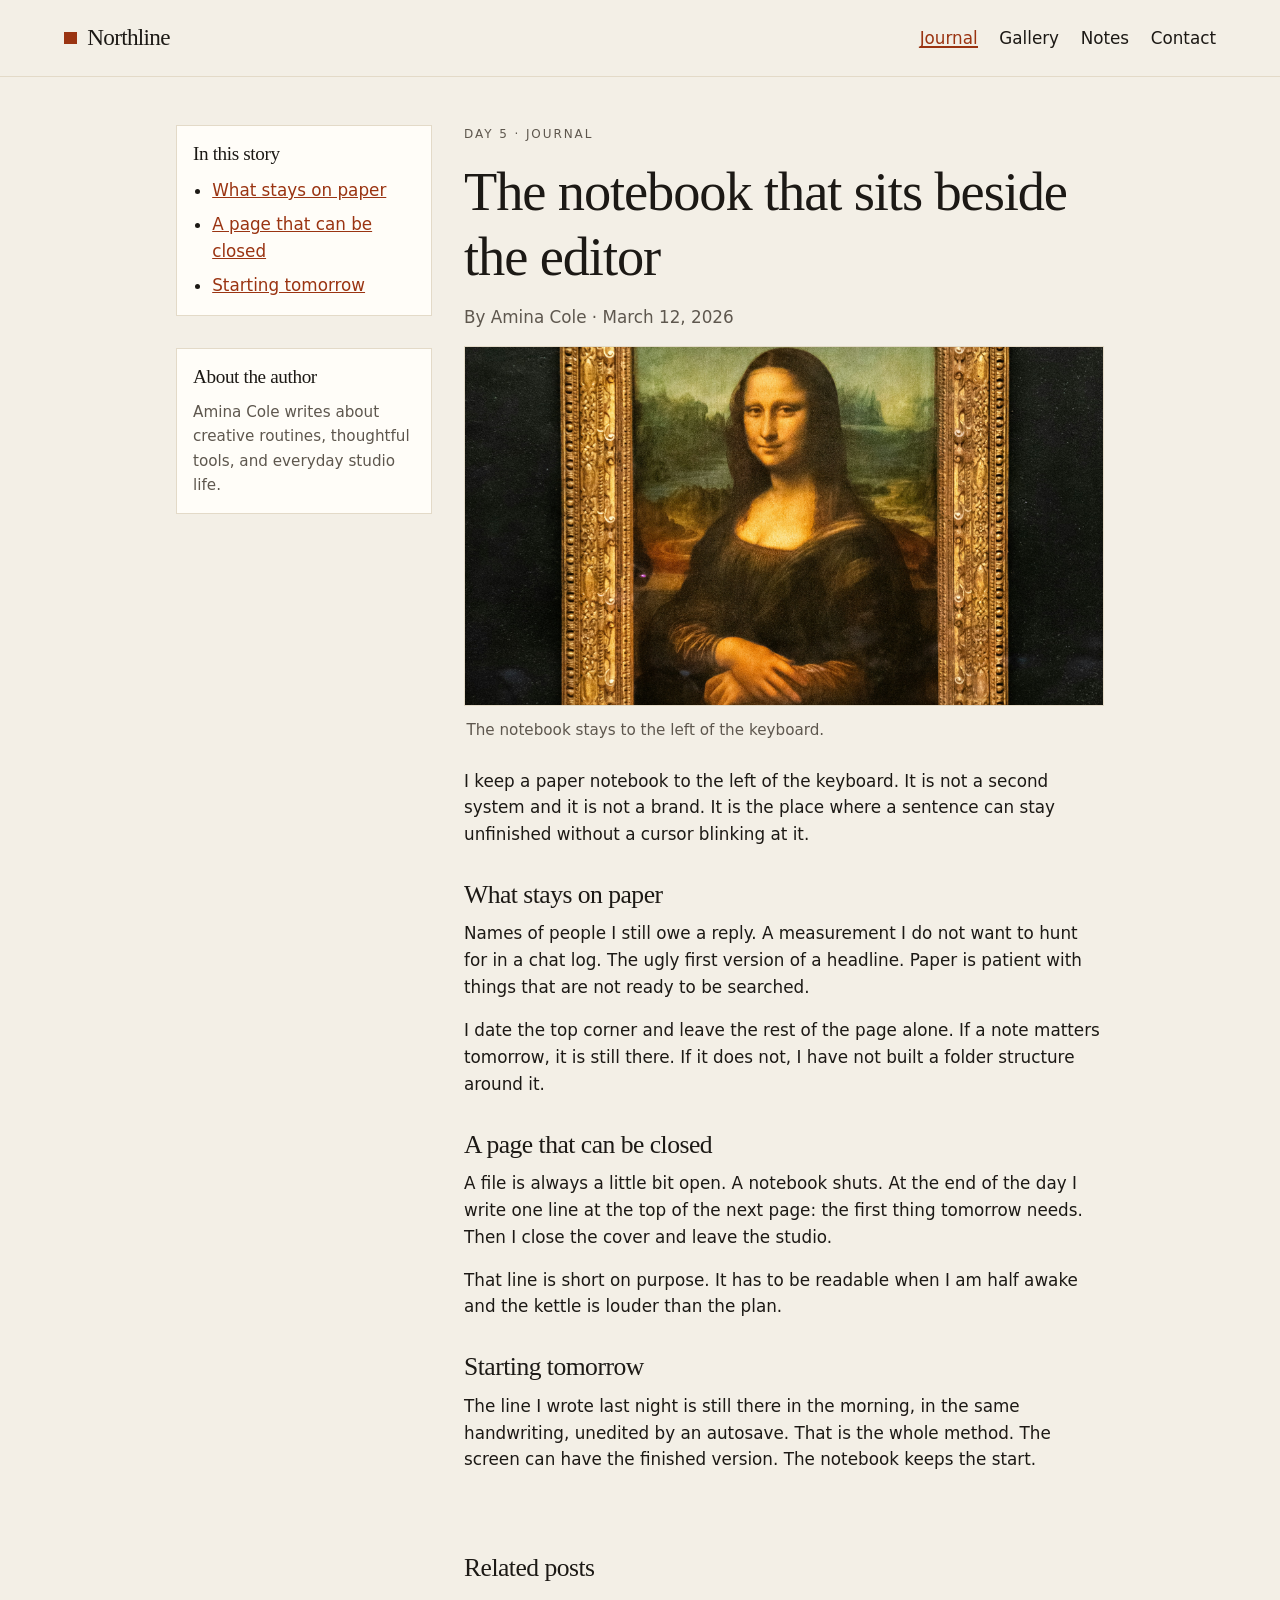
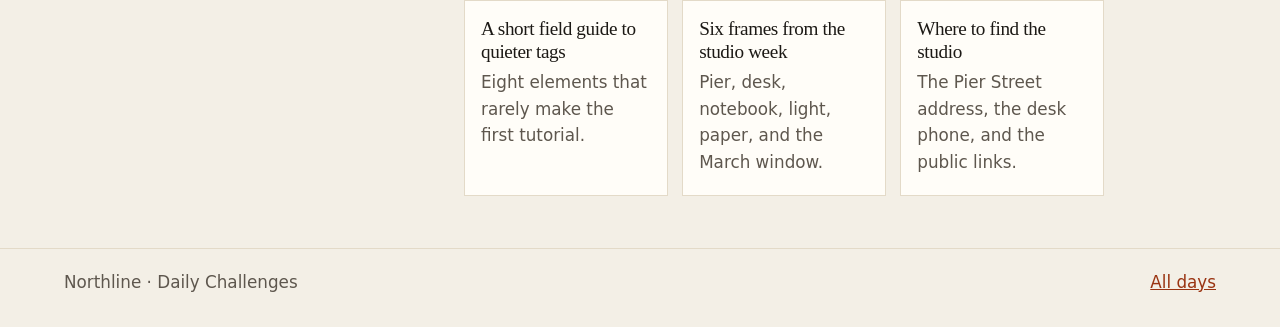
<file: day-5-blog-post.html>
<!DOCTYPE html>
<html lang="en">
<head>
  <meta charset="utf-8">
  <meta name="viewport" content="width=device-width, initial-scale=1">
  <title>The notebook beside the editor · Northline</title>
  <style>
    *, *::before, *::after { box-sizing: border-box; }
    :root {
      --ink: #1c1915;
      --muted: #5e574e;
      --paper: #f3efe6;
      --card: #fffdf8;
      --line: #e3dac8;
      --accent: #9a3412;
      --accent-dark: #7c2d12;
      --max: 72rem;
      --measure: 40rem;
    }
    body {
      display: grid;
      width: 100%;
      min-height: 100vh;
      margin: 0;
      grid-template-columns: minmax(0, 1fr) minmax(12rem, 16rem) minmax(0, var(--measure)) minmax(0, 1fr);
      grid-template-areas:
        "header header header header"
        ". sidebar main ."
        ". sidebar related ."
        "footer footer footer footer";
      column-gap: 2rem;
      background: var(--paper);
      color: var(--ink);
      font-family: "Segoe UI", system-ui, sans-serif;
      font-size: 1.05rem;
      line-height: 1.6;
    }
    .site-header { grid-area: header; }
    .sidebar { grid-area: sidebar; padding-top: 3rem; }
    main { grid-area: main; min-width: 0; }
    .related { grid-area: related; min-width: 0; }
    .site-footer { grid-area: footer; }
    .sidebar.wrap, main.wrap, .related.wrap { width: 100%; margin-inline: 0; }
    img { max-width: 100%; height: auto; }
    a { color: var(--accent); }
    a:hover { color: var(--accent-dark); }
    :focus-visible { outline: 2px solid var(--accent); outline-offset: 3px; }
    .wrap { width: min(var(--max), calc(100% - 2.5rem)); margin-inline: auto; }
    .site-header { background: var(--paper); border-bottom: 1px solid var(--line); position: sticky; top: 0; }
    .site-header .wrap {
      display: flex;
      align-items: center;
      justify-content: space-between;
      gap: 1.5rem;
      min-height: 4.75rem;
    }
    .logo {
      display: inline-flex;
      align-items: center;
      gap: 0.65rem;
      color: var(--ink);
      text-decoration: none;
      font-family: Georgia, "Palatino Linotype", Palatino, serif;
      font-size: 1.45rem;
      letter-spacing: -0.03em;
    }
    .logo-mark { width: 0.8rem; height: 0.8rem; background: var(--accent); flex: 0 0 auto; }
    .site-header nav ul {
      display: flex;
      align-items: center;
      justify-content: flex-end;
      flex-wrap: wrap;
      gap: 0.75rem 1.35rem;
      list-style: none;
      margin: 0;
      padding: 0;
    }
    .site-header nav a { color: var(--ink); text-decoration: none; }
    .site-header nav a:hover, .site-header nav a[aria-current="page"] { color: var(--accent); }
    .site-header nav a[aria-current="page"] { box-shadow: inset 0 -2px 0 var(--accent); }
    main { padding: 3rem 0 2rem; }
    .sidebar section {
      margin-bottom: 2rem;
      padding: 1rem;
      background: var(--card);
      border: 1px solid var(--line);
    }
    .sidebar h2 { margin: 0 0 0.75rem; font-size: 1.2rem; }
    .sidebar ul { margin: 0; padding-left: 1.2rem; }
    .sidebar li + li { margin-top: 0.45rem; }
    .sidebar p { margin: 0; color: var(--muted); font-size: 0.95rem; }
    .kicker {
      margin: 0 0 0.45rem;
      color: var(--muted);
      font-size: 0.75rem;
      letter-spacing: 0.16em;
      text-transform: uppercase;
    }
    h1, h2, h3 {
      font-family: Georgia, "Palatino Linotype", Palatino, serif;
      font-weight: 500;
      letter-spacing: -0.02em;
      line-height: 1.2;
    }
    h1 { margin: 0 0 0.8rem; font-size: clamp(2.1rem, 4.5vw, 3.4rem); }
    h2 { margin: 2rem 0 0.6rem; font-size: 1.6rem; }
    h3 { margin: 0 0 0.35rem; font-size: 1.2rem; }
    .post { max-width: var(--measure); }
    .post p { margin: 0 0 1rem; }
    .meta { margin: 0 0 1.25rem; color: var(--muted); }
    .featured { margin: 0 0 1.6rem; }
    .featured img { display: block; width: 100%; aspect-ratio: 16 / 9; object-fit: cover; border: 1px solid var(--line); background: #e7e0d2; }
    figcaption { padding: 0.7rem 0.15rem 0; color: var(--muted); font-size: 0.95rem; }
    .related { margin: 0 0 3.25rem; }
    .related-list {
      list-style: none;
      display: grid;
      grid-template-columns: repeat(3, 1fr);
      gap: 0.9rem;
      margin: 1rem 0 0;
      padding: 0;
    }
    .related-list a {
      display: block;
      height: 100%;
      padding: 1rem 1rem 1.15rem;
      background: var(--card);
      border: 1px solid var(--line);
      color: inherit;
      text-decoration: none;
    }
    .related-list a:hover { border-color: var(--accent); }
    .related-list p { margin: 0; color: var(--muted); }
    .site-footer { border-top: 1px solid var(--line); padding: 1.25rem 0 2rem; color: var(--muted); }
    .site-footer .wrap { display: flex; justify-content: space-between; gap: 1rem; flex-wrap: wrap; }
    .site-footer p { margin: 0; }
    @media (max-width: 800px) {
      .related-list { grid-template-columns: 1fr 1fr; }
    }
    @media (max-width: 640px) {
      body {
        width: 100%;
        grid-template-columns: minmax(0, 1fr);
        grid-template-areas:
          "header"
          "main"
          "sidebar"
          "related"
          "footer";
        column-gap: 0;
      }
      .sidebar { padding-top: 0; }
      .sidebar.wrap, main.wrap, .related.wrap {
        width: min(var(--max), calc(100% - 2.5rem));
        margin-inline: auto;
      }
      .sidebar section { margin-bottom: 1rem; }
      main { padding-top: 2rem; }
      .site-header .wrap { flex-direction: column; align-items: flex-start; padding: 0.9rem 0; min-height: 0; }
      .related-list { grid-template-columns: 1fr; }
    }
  </style>
</head>
<body>
  <header class="site-header">
    <div class="wrap">
      <a class="logo" href="index.html">
        <span class="logo-mark" aria-hidden="true"></span>
        Northline
      </a>
      <nav aria-label="Primary">
        <ul>
          <li><a href="day-5-blog-post.html" aria-current="page">Journal</a></li>
          <li><a href="day-4-gallery.html">Gallery</a></li>
          <li><a href="day-1-five-tags.html">Notes</a></li>
          <li><a href="day-3-contact.html">Contact</a></li>
        </ul>
      </nav>
    </div>
  </header>

  <aside class="sidebar wrap" aria-label="Magazine sidebar">
    <section aria-labelledby="contents-title">
      <h2 id="contents-title">In this story</h2>
      <ul>
        <li><a href="#what-stays">What stays on paper</a></li>
        <li><a href="#page-that-closes">A page that can be closed</a></li>
        <li><a href="#starting-tomorrow">Starting tomorrow</a></li>
      </ul>
    </section>
    <section aria-labelledby="author-title">
      <h2 id="author-title">About the author</h2>
      <p>Amina Cole writes about creative routines, thoughtful tools, and everyday studio life.</p>
    </section>
  </aside>

  <main class="wrap">
    <article class="post">
      <header>
        <p class="kicker">Day 5 · Journal</p>
        <h1>The notebook that sits beside the editor</h1>
        <p class="meta">By Amina Cole · <time datetime="2026-03-12">March 12, 2026</time></p>
      </header>

      <figure class="featured">
        <img src="images/jimmy%20unsplash.jpg" width="1200" height="675" alt="Notebook and working desk in soft natural light">
        <figcaption>The notebook stays to the left of the keyboard.</figcaption>
      </figure>

      <p>I keep a paper notebook to the left of the keyboard. It is not a second system and it is not a brand. It is the place where a sentence can stay unfinished without a cursor blinking at it.</p>

      <h2 id="what-stays">What stays on paper</h2>
      <p>Names of people I still owe a reply. A measurement I do not want to hunt for in a chat log. The ugly first version of a headline. Paper is patient with things that are not ready to be searched.</p>
      <p>I date the top corner and leave the rest of the page alone. If a note matters tomorrow, it is still there. If it does not, I have not built a folder structure around it.</p>

      <h2 id="page-that-closes">A page that can be closed</h2>
      <p>A file is always a little bit open. A notebook shuts. At the end of the day I write one line at the top of the next page: the first thing tomorrow needs. Then I close the cover and leave the studio.</p>
      <p>That line is short on purpose. It has to be readable when I am half awake and the kettle is louder than the plan.</p>

      <h2 id="starting-tomorrow">Starting tomorrow</h2>
      <p>The line I wrote last night is still there in the morning, in the same handwriting, unedited by an autosave. That is the whole method. The screen can have the finished version. The notebook keeps the start.</p>
    </article>

  </main>

  <section class="related wrap" aria-labelledby="related-title">
    <h2 id="related-title">Related posts</h2>
    <ul class="related-list">
      <li>
        <a href="day-1-five-tags.html">
          <h3>A short field guide to quieter tags</h3>
          <p>Eight elements that rarely make the first tutorial.</p>
        </a>
      </li>
      <li>
        <a href="day-4-gallery.html">
          <h3>Six frames from the studio week</h3>
          <p>Pier, desk, notebook, light, paper, and the March window.</p>
        </a>
      </li>
      <li>
        <a href="day-3-contact.html">
          <h3>Where to find the studio</h3>
          <p>The Pier Street address, the desk phone, and the public links.</p>
        </a>
      </li>
    </ul>
  </section>

  <footer class="site-footer">
    <div class="wrap">
      <p>Northline · Daily Challenges</p>
      <p><a href="index.html">All days</a></p>
    </div>
  </footer>
</body>
</html>
</file>
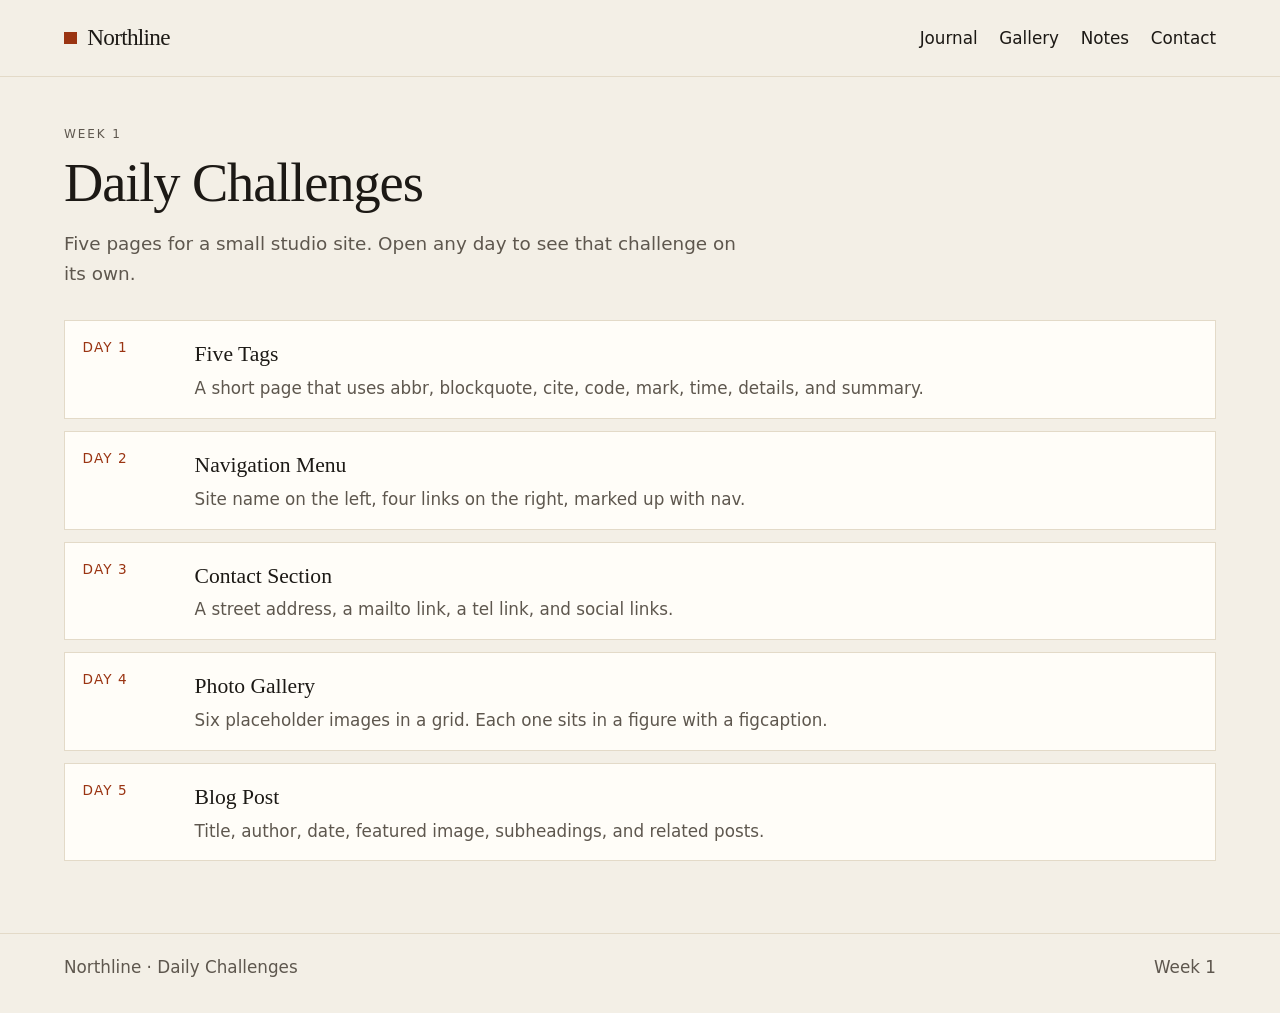
<file: index-local.html>
<!DOCTYPE html>
<html lang="en">
<head>
  <meta charset="utf-8">
  <meta name="viewport" content="width=device-width, initial-scale=1">
  <title>Daily Challenges · Northline</title>
  <style>
    *, *::before, *::after { box-sizing: border-box; }
    :root {
      --ink: #1c1915;
      --muted: #5e574e;
      --paper: #f3efe6;
      --card: #fffdf8;
      --line: #e3dac8;
      --accent: #9a3412;
      --accent-dark: #7c2d12;
      --max: 72rem;
    }
    body {
      margin: 0;
      background: var(--paper);
      color: var(--ink);
      font-family: "Segoe UI", system-ui, sans-serif;
      font-size: 1.05rem;
      line-height: 1.6;
    }
    a { color: var(--accent); }
    a:hover { color: var(--accent-dark); }
    :focus-visible { outline: 2px solid var(--accent); outline-offset: 3px; }
    .wrap { width: min(var(--max), calc(100% - 2.5rem)); margin-inline: auto; }
    .site-header { background: var(--paper); border-bottom: 1px solid var(--line); position: sticky; top: 0; }
    .site-header .wrap {
      display: flex;
      align-items: center;
      justify-content: space-between;
      gap: 1.5rem;
      min-height: 4.75rem;
    }
    .logo {
      display: inline-flex;
      align-items: center;
      gap: 0.65rem;
      color: var(--ink);
      text-decoration: none;
      font-family: Georgia, "Palatino Linotype", Palatino, serif;
      font-size: 1.45rem;
      letter-spacing: -0.03em;
    }
    .logo-mark { width: 0.8rem; height: 0.8rem; background: var(--accent); flex: 0 0 auto; }
    .site-header nav ul {
      display: flex;
      align-items: center;
      justify-content: flex-end;
      flex-wrap: wrap;
      gap: 0.75rem 1.35rem;
      list-style: none;
      margin: 0;
      padding: 0;
    }
    .site-header nav a { color: var(--ink); text-decoration: none; }
    .site-header nav a:hover, .site-header nav a[aria-current="page"] { color: var(--accent); }
    .site-header nav a[aria-current="page"] { box-shadow: inset 0 -2px 0 var(--accent); }
    main { padding: 3rem 0 4.5rem; }
    .kicker {
      margin: 0 0 0.45rem;
      color: var(--muted);
      font-size: 0.75rem;
      letter-spacing: 0.16em;
      text-transform: uppercase;
    }
    h1 {
      margin: 0 0 0.8rem;
      font-family: Georgia, "Palatino Linotype", Palatino, serif;
      font-weight: 500;
      font-size: clamp(2.1rem, 4.5vw, 3.4rem);
      letter-spacing: -0.02em;
      line-height: 1.2;
    }
    .lede { max-width: 42rem; margin-top: 0; color: var(--muted); font-size: 1.15rem; }
    .day-list { list-style: none; margin: 2rem 0 0; padding: 0; display: grid; gap: 0.75rem; }
    .day-list a {
      display: grid;
      grid-template-columns: 6rem 1fr;
      grid-template-areas: "num name" "num desc";
      gap: 0.2rem 1rem;
      padding: 1rem 1.1rem;
      background: var(--card);
      border: 1px solid var(--line);
      color: inherit;
      text-decoration: none;
    }
    .day-list a:hover { border-color: var(--accent); }
    .day-num { grid-area: num; color: var(--accent); font-size: 0.85rem; letter-spacing: 0.08em; text-transform: uppercase; }
    .day-name { grid-area: name; font-family: Georgia, "Palatino Linotype", Palatino, serif; font-size: 1.35rem; }
    .day-desc { grid-area: desc; color: var(--muted); }
    .site-footer { border-top: 1px solid var(--line); padding: 1.25rem 0 2rem; color: var(--muted); }
    .site-footer .wrap { display: flex; justify-content: space-between; gap: 1rem; flex-wrap: wrap; }
    .site-footer p { margin: 0; }
    @media (max-width: 640px) {
      .site-header .wrap { flex-direction: column; align-items: flex-start; padding: 0.9rem 0; min-height: 0; }
      .day-list a { grid-template-columns: 1fr; grid-template-areas: "num" "name" "desc"; }
    }
  </style>
</head>
<body>
  <header class="site-header">
    <div class="wrap">
      <a class="logo" href="index.html">
        <span class="logo-mark" aria-hidden="true"></span>
        Northline
      </a>
      <nav aria-label="Primary">
        <ul>
          <li><a href="day-5-blog-post.html">Journal</a></li>
          <li><a href="day-4-gallery.html">Gallery</a></li>
          <li><a href="day-1-five-tags.html">Notes</a></li>
          <li><a href="day-3-contact.html">Contact</a></li>
        </ul>
      </nav>
    </div>
  </header>

  <main class="wrap">
    <p class="kicker">Week 1</p>
    <h1>Daily Challenges</h1>
    <p class="lede">Five pages for a small studio site. Open any day to see that challenge on its own.</p>
    <ol class="day-list">
      <li>
        <a href="day-1-five-tags.html">
          <span class="day-num">Day 1</span>
          <span class="day-name">Five Tags</span>
          <span class="day-desc">A short page that uses abbr, blockquote, cite, code, mark, time, details, and summary.</span>
        </a>
      </li>
      <li>
        <a href="day-2-navigation.html">
          <span class="day-num">Day 2</span>
          <span class="day-name">Navigation Menu</span>
          <span class="day-desc">Site name on the left, four links on the right, marked up with nav.</span>
        </a>
      </li>
      <li>
        <a href="day-3-contact.html">
          <span class="day-num">Day 3</span>
          <span class="day-name">Contact Section</span>
          <span class="day-desc">A street address, a mailto link, a tel link, and social links.</span>
        </a>
      </li>
      <li>
        <a href="day-4-gallery.html">
          <span class="day-num">Day 4</span>
          <span class="day-name">Photo Gallery</span>
          <span class="day-desc">Six placeholder images in a grid. Each one sits in a figure with a figcaption.</span>
        </a>
      </li>
      <li>
        <a href="day-5-blog-post.html">
          <span class="day-num">Day 5</span>
          <span class="day-name">Blog Post</span>
          <span class="day-desc">Title, author, date, featured image, subheadings, and related posts.</span>
        </a>
      </li>
    </ol>
  </main>

  <footer class="site-footer">
    <div class="wrap">
      <p>Northline · Daily Challenges</p>
      <p>Week 1</p>
    </div>
  </footer>
</body>
</html>
</file>
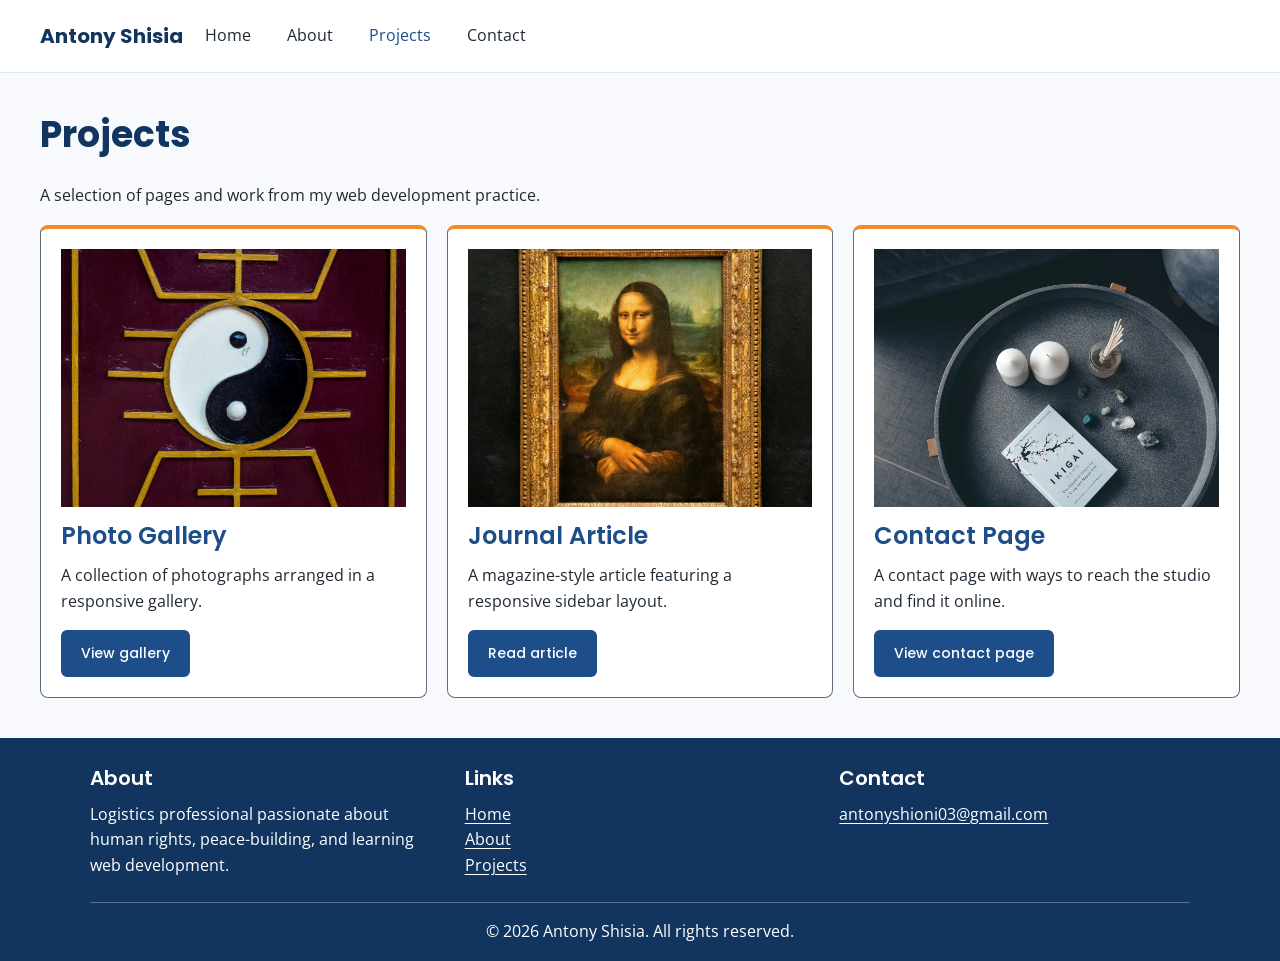
<file: projects.html>
<!DOCTYPE html>
<html lang="en">
<head>
    <meta charset="UTF-8">
    <meta name="viewport" content="width=device-width, initial-scale=1.0">
    <title>Projects | Antony Shisia</title>
    <link rel="stylesheet" href="styles.css">
</head>
<body>
    <header class="site-header">
        <div class="nav-container">
            <a class="logo" href="index.html">Antony Shisia</a>
            <input class="nav-toggle" type="checkbox" id="nav-toggle" aria-label="Toggle navigation menu" aria-controls="main-navigation">
            <label class="nav-toggle-label" for="nav-toggle" aria-hidden="true">
                <span></span><span></span><span></span>
            </label>
            <nav class="primary-nav" id="main-navigation" aria-label="Main navigation">
                <ul class="nav-links">
                    <li><a href="index.html">Home</a></li>
                    <li><a href="about.html">About</a></li>
                    <li><a href="projects.html" aria-current="page">Projects</a></li>
                    <li><a href="contact.html">Contact</a></li>
                </ul>
            </nav>
        </div>
    </header>

    <main class="page-container">
        <h1>Projects</h1>
        <p>A selection of pages and work from my web development practice.</p>

        <ul class="project-grid">
            <li>
                <article class="card project-card">
                    <img src="images/alexanderschimmeck-unsplash.jpg" alt="Pier and blue water at sunset">
                    <h2>Photo Gallery</h2>
                    <p>A collection of photographs arranged in a responsive gallery.</p>
                    <a class="card-button" href="day-4-gallery.html">View gallery</a>
                </article>
            </li>
            <li>
                <article class="card project-card">
                    <img src="images/jimmy%20unsplash.jpg" alt="Notebook and writing desk in natural light">
                    <h2>Journal Article</h2>
                    <p>A magazine-style article featuring a responsive sidebar layout.</p>
                    <a class="card-button" href="day-5-blog-post.html">Read article</a>
                </article>
            </li>
            <li>
                <article class="card project-card">
                    <img src="images/pixie.jpg" alt="Portrait in warm studio light">
                    <h2>Contact Page</h2>
                    <p>A contact page with ways to reach the studio and find it online.</p>
                    <a class="card-button" href="day-3-contact.html">View contact page</a>
                </article>
            </li>
        </ul>
    </main>

    <footer class="site-footer">
        <div class="footer-columns">
            <section aria-labelledby="footer-about-title">
                <h2 id="footer-about-title">About</h2>
                <p>Logistics professional passionate about human rights, peace-building, and learning web development.</p>
            </section>
            <nav aria-labelledby="footer-links-title">
                <h2 id="footer-links-title">Links</h2>
                <ul>
                    <li><a href="index.html">Home</a></li>
                    <li><a href="about.html">About</a></li>
                    <li><a href="projects.html">Projects</a></li>
                </ul>
            </nav>
            <section aria-labelledby="footer-contact-title">
                <h2 id="footer-contact-title">Contact</h2>
                <p><a href="mailto:antonyshioni03@gmail.com">antonyshioni03@gmail.com</a></p>
            </section>
        </div>
        <p class="copyright">&copy; 2026 Antony Shisia. All rights reserved.</p>
    </footer>
</body>
</html>
</file>
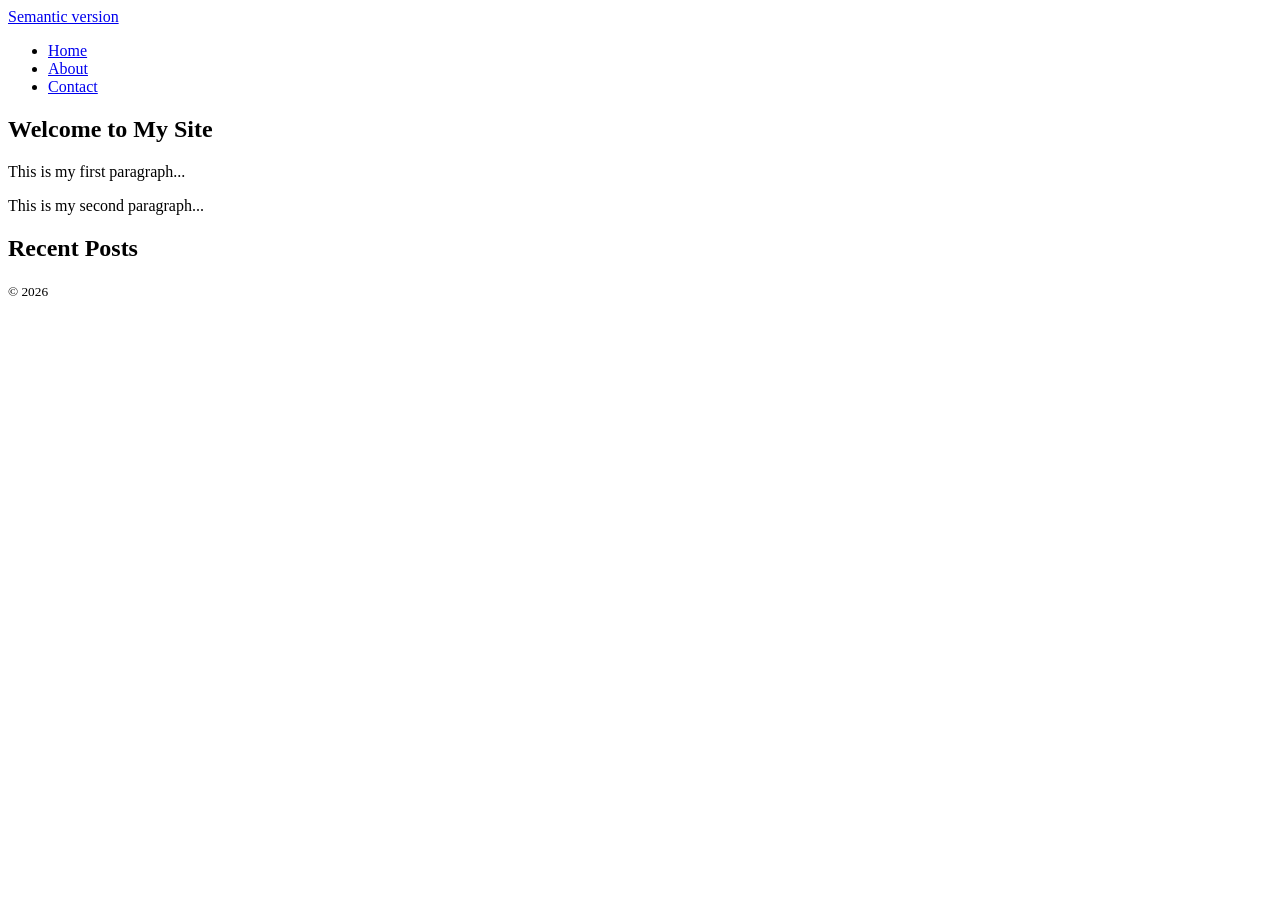
<file: semantic-conversion.html>
<!DOCTYPE html>
<html lang="en">
<head>
    <meta charset="UTF-8">
    <meta name="viewport" content="width=device-width, initial-scale=1.0">
    <title>My Site</title>
</head>
<body>
    <!-- GOOD: Semantic version -->
    <header>
        <a href="index.html" class="logo">Semantic version </a>
        <nav>
            <ul>
                <li><a href="index.html">Home</a></li>
                <li><a href="about.html">About</a></li>
                <li><a href="contact.html">Contact</a></li>
            </ul>
        </nav>
    </header>

    <main>
        <article>
            <h1>Welcome to My Site</h1>
            <p>This is my first paragraph...</p>
            <p>This is my second paragraph...</p>
        </article>

        <aside>
            <h2>Recent Posts</h2>
        </aside>
    </main>

    <footer>
        <p><small>&copy; 2026</small></p>
    </footer>
</body>
</html>
</file>
<file: styles.css>
/* ===== Fonts ===== */
@import url("https://fonts.googleapis.com/css2?family=Open+Sans:wght@400;600&family=Poppins:wght@500;600;700&display=swap");

/* ===== Design tokens ===== */
:root {
    /* Font families */
    --font-heading: "Poppins", sans-serif;
    --font-body: "Open Sans", sans-serif;

    /* Type scale */
    --font-xs: 0.75rem;    /* 12px */
    --font-sm: 0.875rem;   /* 14px */
    --font-base: 1rem;     /* 16px */
    --font-lg: 1.125rem;   /* 18px */
    --font-xl: 1.25rem;    /* 20px */
    --font-2xl: 1.5rem;    /* 24px */
    --font-3xl: 1.875rem;  /* 30px */
    --font-4xl: 2.25rem;   /* 36px */

    /* Colour system */
    --color-primary: #1D4E89;
    --color-secondary: #F28C28;
    --color-background: #F7F9FC;
    --color-text: #1F2933;
    --color-muted: #5F6B7A;

    /* Variations */
    --color-primary-light: #DCE8F7;
    --color-primary-dark: #123560;
    --color-surface: #FFFFFF;
}

* {
    margin: 0;
    padding: 0;
    box-sizing: border-box;
}

/* ===== Base ===== */
body {
    font-family: var(--font-body);
    font-size: var(--font-base);
    line-height: 1.6;
    color: var(--color-text);
    background-color: var(--color-background);
}

img {
    max-width: 100%;
}

/* ===== Headings ===== */
h1, h2, h3, h4, h5, h6 {
    font-family: var(--font-heading);
    color: var(--color-text);
    line-height: 1.2;
    margin: 0 0 0.75em;
}

h1 { font-size: var(--font-4xl); font-weight: 700; color: var(--color-primary-dark); }
h2 { font-size: var(--font-3xl); font-weight: 600; color: var(--color-primary); }
h3 { font-size: var(--font-2xl); font-weight: 600; }
h4 { font-size: var(--font-xl);  font-weight: 500; }
h5 { font-size: var(--font-lg);  font-weight: 500; }
h6 { font-size: var(--font-base); font-weight: 500; }

/* ===== Text ===== */
p {
    font-size: var(--font-base);
    margin-bottom: 1em;
}

small,
.small-text {
    font-size: var(--font-sm);
    color: var(--color-muted);
}

/* ===== Links ===== */
a {
    color: var(--color-primary);
    text-decoration: underline;
    text-underline-offset: 3px;
    transition: color 0.3s ease;
}

a:hover {
    color: var(--color-primary);
    text-decoration-color: var(--color-secondary);
}

a:focus-visible,
button:focus-visible,
input:focus-visible,
select:focus-visible,
textarea:focus-visible {
    outline: 2px solid var(--color-primary);
    outline-offset: 2px;
}

/* ===== Navigation ===== */
.site-header {
    background-color: var(--color-surface);
    border-bottom: 1px solid var(--color-primary-light);
}

.nav-container {
    display: flex;
    flex-wrap: wrap;
    align-items: center;
    gap: 8px 16px;
    width: calc(100% - 32px);
    min-height: 64px;
    margin: 0 auto;
    padding: 8px 0;
}

.logo {
    color: var(--color-primary-dark);
    font-family: var(--font-heading);
    font-size: var(--font-xl);
    font-weight: 700;
    text-decoration: none;
}

.nav-toggle {
    position: absolute;
    width: 1px;
    height: 1px;
    overflow: hidden;
    clip: rect(0, 0, 0, 0);
    white-space: nowrap;
    clip-path: inset(50%);
}

.nav-toggle-label {
    display: flex;
    width: 44px;
    height: 44px;
    flex-direction: column;
    align-items: center;
    justify-content: center;
    gap: 5px;
    margin-left: auto;
    border: 1px solid var(--color-primary-light);
    border-radius: 6px;
    cursor: pointer;
    transition: background-color 0.3s ease, border-color 0.3s ease;
}

.nav-toggle-label:hover {
    border-color: var(--color-primary);
    background-color: var(--color-primary-light);
}

.nav-toggle-label span {
    display: block;
    width: 20px;
    height: 2px;
    background-color: var(--color-primary-dark);
}

.nav-toggle:focus-visible + .nav-toggle-label {
    outline: 2px solid var(--color-primary);
    outline-offset: 2px;
}

.primary-nav {
    flex-basis: 100%;
}

.nav-links {
    display: none;
    gap: 4px;
    list-style: none;
}

.nav-toggle:checked ~ .primary-nav .nav-links {
    display: grid;
}

.nav-links a {
    display: block;
    padding: 10px 8px;
    color: var(--color-text);
    text-decoration: none;
}

.nav-links a:hover,
.nav-links a[aria-current="page"] {
    color: var(--color-primary);
}

.page-container {
    width: calc(100% - 32px);
    margin: 0 auto;
    padding: 28px 0;
}

/* ===== Buttons ===== */
.btn,
.card-button,
.contact-form-panel button {
    display: inline-block;
    padding: 10px 18px;
    border: 2px solid var(--color-primary);
    border-radius: 6px;
    background-color: var(--color-primary);
    color: #fff;
    font-family: var(--font-heading);
    font-size: var(--font-sm);
    font-weight: 500;
    text-decoration: none;
    cursor: pointer;
    transition: transform 0.3s ease, box-shadow 0.3s ease, background-color 0.3s ease, border-color 0.3s ease;
}

.btn:hover,
.card-button:hover,
.contact-form-panel button:hover {
    transform: translateY(-2px);
    box-shadow: 0 4px 6px rgb(0 0 0 / 10%);
    background-color: var(--color-primary-dark);
    border-color: var(--color-primary-dark);
    color: #fff;
}

/* Accent button */
.btn-secondary {
    background-color: var(--color-secondary);
    border-color: var(--color-secondary);
    color: var(--color-text);
}

.btn-secondary:hover {
    background-color: #d97a1c;
    border-color: #d97a1c;
    color: var(--color-text);
}

/* ===== Card ===== */
.card {
    display: flex;
    flex-direction: column;
    width: 300px;
    padding: 20px;
    border: 1px solid var(--color-muted);
    border-top: 4px solid var(--color-secondary);
    border-radius: 8px;
    background-color: var(--color-surface);
    transition: box-shadow 0.3s ease;
}

.card:hover {
    box-shadow: 0 10px 20px rgb(0 0 0 / 10%);
}

.card img {
    display: block;
    width: 100%;
    height: auto;
    margin-bottom: 15px;
}

.card h1 {
    margin-bottom: 15px;
    font-size: var(--font-2xl);
}

.card-button {
    align-self: flex-start;
    margin-top: 16px;
}

.card-section {
    margin: 32px 0;
}

.card-row {
    display: grid;
    grid-template-columns: 1fr;
    gap: 20px;
}

.card-row .card {
    width: auto;
}

.card-row .card-button {
    margin-top: auto;
}

/* ===== Photo gallery ===== */
.gallery-section {
    margin: 32px 0;
}

.photo-gallery {
    display: grid;
    grid-template-columns: 1fr;
    gap: 20px;
    list-style: none;
}

.photo-gallery figure {
    height: 100%;
    padding: 8px;
    border: 1px solid var(--color-primary-light);
    border-radius: 8px;
    background-color: var(--color-surface);
}

.photo-gallery img {
    display: block;
    width: 100%;
    aspect-ratio: 4 / 3;
    object-fit: cover;
}

.photo-gallery figcaption {
    padding-top: 8px;
    color: var(--color-muted);
    font-size: var(--font-sm);
}

/* ===== Projects grid ===== */
.project-grid {
    display: grid;
    grid-template-columns: 1fr;
    align-items: stretch;
    gap: 20px;
    list-style: none;
}

.project-card {
    width: auto;
    min-width: 0;
}

.project-card img {
    aspect-ratio: 4 / 3;
    object-fit: cover;
}

.project-card h2 {
    margin-bottom: 12px;
    font-size: var(--font-2xl);
}

.project-card .card-button {
    margin-top: auto;
}

.home-hero {
    display: grid;
    grid-template-columns: 1fr;
    width: 100%;
    padding: 0;
    overflow: hidden;
}

.home-hero img {
    width: 100%;
    height: auto;
    aspect-ratio: 4 / 3;
    margin: 0;
    object-fit: cover;
}

.home-hero-content {
    padding: 20px;
}

.home-hero-content h1 {
    font-size: clamp(2rem, 8vw, var(--font-4xl));
}

.home-hero-content p {
    margin-bottom: 0;
}

.home-hero .card-button {
    margin-top: 16px;
}

/* ===== Contact form ===== */
.contact-layout {
    display: grid;
    grid-template-columns: 1fr;
    gap: 24px;
    align-items: start;
}

.contact-form-panel,
.contact-sidebar {
    min-width: 0;
    padding: 20px;
    border: 1px solid var(--color-primary-light);
    border-radius: 8px;
    background-color: var(--color-surface);
}

.contact-form-panel form,
.contact-form-panel fieldset,
.contact-form-panel input:not([type="checkbox"]),
.contact-form-panel select,
.contact-form-panel textarea {
    width: 100%;
}

.contact-form-panel fieldset {
    min-width: 0;
    margin-bottom: 20px;
    padding: 16px;
    border: 1px solid var(--color-primary-light);
}

.contact-form-panel legend {
    padding: 0 6px;
    font-family: var(--font-heading);
    font-weight: 600;
}

.contact-form-panel label {
    display: inline-block;
    margin-bottom: 4px;
    font-weight: 600;
}

.contact-form-panel input:not([type="checkbox"]),
.contact-form-panel select,
.contact-form-panel textarea {
    min-height: 44px;
    padding: 10px;
    border: 1px solid var(--color-muted);
    border-radius: 4px;
    color: var(--color-text);
    font: inherit;
}

.contact-form-panel textarea {
    resize: vertical;
}

.contact-form-panel input[type="checkbox"] {
    width: 20px;
    height: 20px;
    vertical-align: middle;
}

.contact-form-panel button {
    min-height: 44px;
}

.contact-form-panel button:focus-visible {
    outline-offset: 3px;
}

.contact-sidebar h2,
.contact-sidebar h3 {
    font-size: var(--font-xl);
}

.contact-sidebar ul {
    padding-left: 20px;
}

/* ===== Footer ===== */
.site-footer {
    padding: 28px 16px 16px;
    background-color: var(--color-primary-dark);
    color: var(--color-surface);
}

.footer-columns {
    display: grid;
    grid-template-columns: 1fr;
    gap: 20px;
}

.footer-columns h2 {
    margin-bottom: 12px;
    color: var(--color-surface);
    font-size: var(--font-xl);
}

.footer-columns p {
    margin-bottom: 0;
}

.footer-columns ul {
    list-style: none;
}

.site-footer a {
    color: var(--color-surface);
}

.site-footer a:hover {
    color: var(--color-secondary);
}

.copyright {
    margin: 24px 0 0;
    padding-top: 16px;
    border-top: 1px solid rgb(255 255 255 / 30%);
    text-align: center;
}

/* ===== Section backgrounds ===== */
.section-light {
    background-color: var(--color-primary-light);
    padding: 40px 20px;
}

/* Tablet */
@media (min-width: 768px) {
    .nav-container {
        width: calc(100% - 48px);
        min-height: 72px;
        flex-wrap: nowrap;
    }

    .nav-toggle-label {
        display: none;
    }

    .primary-nav {
        flex-basis: auto;
    }

    .nav-links,
    .nav-toggle:checked ~ .primary-nav .nav-links {
        display: flex;
        align-items: center;
        justify-content: flex-end;
        flex-wrap: wrap;
        gap: 4px 12px;
    }

    .nav-links a {
        padding: 10px 6px;
    }

    .page-container {
        width: calc(100% - 48px);
        padding: 40px 0;
    }

    .photo-gallery,
    .project-grid {
        grid-template-columns: repeat(2, minmax(0, 1fr));
    }

    .footer-columns {
        grid-template-columns: repeat(3, minmax(0, 1fr));
        gap: 24px;
    }
}

/* Desktop */
@media (min-width: 1024px) {
    .nav-container,
    .page-container {
        width: min(1100px, calc(100% - 64px));
    }

    .nav-links {
        gap: 4px 24px;
    }

    .home-hero {
        grid-template-columns: minmax(0, 1fr) minmax(0, 1fr);
        align-items: stretch;
    }

    .home-hero img {
        grid-column: 2;
        grid-row: 1;
        height: 100%;
        min-height: 300px;
        aspect-ratio: auto;
    }

    .home-hero-content {
        grid-column: 1;
        grid-row: 1;
        align-self: center;
        padding: 36px;
    }

    .card-row {
        grid-template-columns: repeat(3, minmax(0, 1fr));
    }

    .photo-gallery,
    .project-grid {
        grid-template-columns: repeat(3, minmax(0, 1fr));
    }

    .contact-layout {
        grid-template-columns: minmax(0, 2fr) minmax(16rem, 1fr);
        gap: 32px;
    }

    .site-footer {
        padding-inline: max(32px, calc((100% - 1100px) / 2));
    }
}

/* Large desktop */
@media (min-width: 1280px) {
    .nav-container,
    .page-container {
        width: min(1200px, calc(100% - 80px));
    }

    .home-hero-content {
        padding: 48px;
    }
}

@media (prefers-reduced-motion: reduce) {
    *,
    *::before,
    *::after {
        scroll-behavior: auto !important;
        transition-duration: 0.01ms !important;
        animation-duration: 0.01ms !important;
        animation-iteration-count: 1 !important;
    }
}

/* ===== Box model demo ===== */
.container {
    background-color: #cfe2ff;
    padding: 10px;
    max-width: 500px;
}

.box {
    width: 200px;
    box-sizing: content-box; /* shows the classic box model */
}

/* 1. Content */
.content-box {
    background-color: #ffd166;
    height: 60px;
}

/* 2. Padding: bigger click area */
.padding-box {
    display: block;
    padding: 30px;
    background-color: #90e0a8;
    color: #263238;
    text-decoration: none;
    margin-top: 10px;
}
.padding-box:hover {
    background-color: #52b788;
}

/* 3. Border */
.border-box {
    border: 6px solid #d62828;
    padding: 20px;
    background-color: white;
    margin-top: 10px;
}

/* 4. Margin: space between boxes */
.margin-box {
    border: 2px solid #333;
    padding: 10px;
    background-color: #f8c8dc;
    margin: 40px 0;
}

/* ===== Debug exercise ===== */
.broken-box {
    box-sizing: border-box;
    width: 300px;
    padding: 20px;
    border: none;
}

/* ===== CSS Day 1: Buttons ===== */
.challenge-page {
    min-height: 100vh;
}

.challenge-header {
    display: flex;
    flex-wrap: wrap;
    align-items: center;
    justify-content: space-between;
    gap: 12px 24px;
    padding: 16px max(16px, calc((100% - 1100px) / 2));
    background-color: var(--color-surface);
    border-bottom: 1px solid var(--color-primary-light);
}

.challenge-header > a {
    color: var(--color-primary-dark);
    font-family: var(--font-heading);
    font-size: var(--font-xl);
    font-weight: 700;
    text-decoration: none;
}

.challenge-header nav {
    display: flex;
    flex-wrap: wrap;
    gap: 8px 16px;
}

.challenge-header nav a {
    font-size: var(--font-sm);
}

.challenge-header nav a[aria-current="page"] {
    font-weight: 700;
}

.challenge-main {
    width: min(100% - 32px, 1000px);
    margin: 0 auto;
    padding: 40px 0;
}

.button-showcase {
    display: flex;
    flex-wrap: wrap;
    align-items: center;
    gap: 16px;
    margin-top: 28px;
    padding: 24px;
    border: 1px solid var(--color-primary-light);
    border-radius: 12px;
    background-color: var(--color-surface);
}

.demo-button {
    display: inline-flex;
    min-height: 46px;
    align-items: center;
    justify-content: center;
    padding: 10px 18px;
    border: 2px solid transparent;
    border-radius: 6px;
    font: 600 var(--font-base) / 1.2 var(--font-heading);
    text-align: center;
    text-decoration: none;
    cursor: pointer;
    transition: transform 0.3s ease, box-shadow 0.3s ease, background-color 0.3s ease, color 0.3s ease, border-color 0.3s ease;
}

.demo-button:hover:not(:disabled) {
    transform: translateY(-2px);
    box-shadow: 0 4px 6px rgb(0 0 0 / 10%);
}

.demo-button-primary {
    border-color: var(--color-primary);
    background-color: var(--color-primary);
    color: var(--color-surface);
}

.demo-button-primary:hover {
    border-color: var(--color-primary-dark);
    background-color: var(--color-primary-dark);
    color: var(--color-surface);
}

.demo-button-secondary {
    border-color: var(--color-primary);
    background-color: transparent;
    color: var(--color-primary);
}

.demo-button-secondary:hover {
    background-color: var(--color-primary-light);
}

.demo-button-danger {
    border-color: #b42318;
    background-color: #b42318;
    color: var(--color-surface);
}

.demo-button-danger:hover {
    border-color: #8f1b13;
    background-color: #8f1b13;
    color: var(--color-surface);
}

.demo-button-disabled,
.demo-button-disabled:hover {
    border-color: #d1d5db;
    background-color: #e5e7eb;
    box-shadow: none;
    color: #6b7280;
    cursor: not-allowed;
    opacity: 0.75;
    transform: none;
}

/* ===== CSS Day 2: Card component ===== */
.demo-card {
    max-width: 420px;
    margin-top: 28px;
    overflow: hidden;
    border: 1px solid var(--color-primary-light);
    border-radius: 12px;
    background-color: var(--color-surface);
    box-shadow: 0 2px 8px rgb(31 41 51 / 8%);
    transition: box-shadow 0.3s ease, transform 0.3s ease;
}

.demo-card:hover {
    box-shadow: 0 10px 20px rgb(0 0 0 / 10%);
    transform: translateY(-2px);
}

.demo-card img {
    display: block;
    width: 100%;
    aspect-ratio: 16 / 10;
    object-fit: cover;
}

.demo-card-content {
    padding: 24px;
}

.demo-card-content h2 {
    margin-bottom: 8px;
}

.demo-card-content p {
    color: var(--color-muted);
}

.demo-card-tags {
    display: flex;
    flex-wrap: wrap;
    gap: 8px;
    margin: 0 0 20px;
    list-style: none;
}

.demo-card-tags li {
    padding: 4px 10px;
    border-radius: 999px;
    background-color: var(--color-primary-light);
    color: var(--color-primary-dark);
    font-size: var(--font-sm);
}

/* ===== CSS Day 3: Hero section ===== */
.hero-demo-page {
    display: flex;
    flex-direction: column;
}

.hero-demo {
    position: relative;
    display: grid;
    flex: 1;
    min-height: 100vh;
    place-items: center;
    padding: 48px 20px;
    background-image:
        linear-gradient(rgb(10 25 43 / 68%), rgb(10 25 43 / 68%)),
        url("images/stephan-bechert%20unsplash.jpg");
    background-position: center;
    background-size: cover;
    color: var(--color-surface);
    text-align: center;
}

.hero-demo-content {
    width: min(100%, 760px);
}

.hero-demo-kicker {
    margin-bottom: 12px;
    color: #fbd19d;
    font-size: var(--font-sm);
    font-weight: 600;
    letter-spacing: 0.12em;
    text-transform: uppercase;
}

.hero-demo h1 {
    color: var(--color-surface);
    font-size: clamp(2.25rem, 8vw, 4.5rem);
}

.hero-demo-content > p:not(.hero-demo-kicker) {
    max-width: 620px;
    margin: 0 auto 24px;
    font-size: clamp(1rem, 2.5vw, var(--font-lg));
}

/* ===== CSS Day 4: Form styling ===== */
.contact-form-panel input:not([type="checkbox"]),
.contact-form-panel select,
.contact-form-panel textarea {
    transition: border-color 0.2s ease, box-shadow 0.2s ease, background-color 0.2s ease;
}

.contact-form-panel input:not([type="checkbox"]):focus,
.contact-form-panel select:focus,
.contact-form-panel textarea:focus {
    border-color: var(--color-primary);
    box-shadow: 0 0 0 3px rgb(29 78 137 / 15%);
}

.contact-form-panel input:invalid:not(:placeholder-shown),
.contact-form-panel textarea:invalid:not(:placeholder-shown) {
    border-color: #b42318;
    background-color: #fff8f7;
}

.contact-form-panel input:invalid:not(:placeholder-shown):focus,
.contact-form-panel textarea:invalid:not(:placeholder-shown):focus {
    box-shadow: 0 0 0 3px rgb(180 35 24 / 15%);
}

.contact-form-panel input:valid:not(:placeholder-shown),
.contact-form-panel textarea:valid:not(:placeholder-shown) {
    border-color: #16803c;
}

/* ===== CSS Day 5: Footer design ===== */
.footer-demo-page {
    display: flex;
    min-height: 100vh;
    flex-direction: column;
}

.footer-demo-page .challenge-main {
    flex: 1;
}

.challenge-footer {
    padding: 32px 16px 16px;
    background-color: var(--color-primary-dark);
    color: var(--color-surface);
}

.challenge-footer-columns {
    display: grid;
    grid-template-columns: 1fr;
    gap: 24px;
    width: min(100%, 1100px);
    margin: 0 auto;
}

.challenge-footer h2 {
    margin-bottom: 12px;
    color: var(--color-surface);
    font-size: var(--font-xl);
}

.challenge-footer p {
    margin-bottom: 0;
}

.challenge-footer ul {
    display: grid;
    gap: 8px;
    list-style: none;
}

.challenge-footer a {
    color: var(--color-surface);
}

.challenge-footer a:hover {
    color: #fbd19d;
}

.footer-social-list li {
    display: flex;
    align-items: center;
    gap: 10px;
}

.footer-social-list span {
    display: inline-grid;
    width: 24px;
    height: 24px;
    place-items: center;
    border: 1px solid rgb(255 255 255 / 55%);
    border-radius: 50%;
}

.challenge-copyright {
    width: min(100%, 1100px);
    margin: 28px auto 0;
    padding-top: 16px;
    border-top: 1px solid rgb(255 255 255 / 30%);
    text-align: center;
}

@media (min-width: 768px) {
    .challenge-footer-columns {
        grid-template-columns: repeat(2, minmax(0, 1fr));
    }
}

@media (min-width: 1024px) {
    .challenge-footer-columns {
        grid-template-columns: repeat(4, minmax(0, 1fr));
    }
}

@media (prefers-reduced-motion: reduce) {
    .demo-button,
    .demo-card,
    .contact-form-panel input,
    .contact-form-panel select,
    .contact-form-panel textarea {
        transition-duration: 0.01ms;
    }
}
</file>
